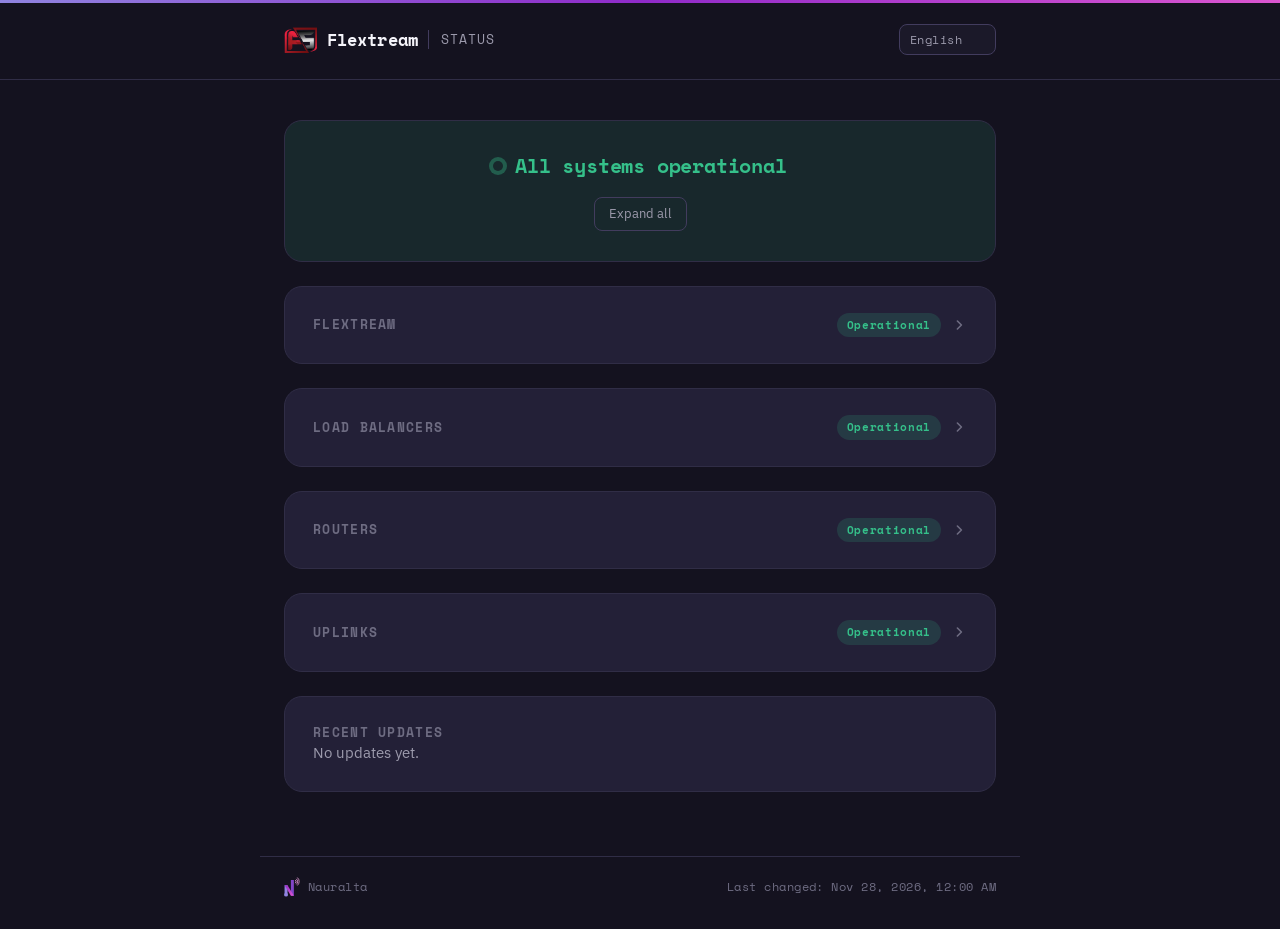
<file: index.html>
<!doctype html><html lang="en" class="no-i18n"><head><meta charset="utf-8"><meta name="viewport" content="width=device-width, initial-scale=1"><meta name="robots" content="index, follow"><title>Flextream</title><link rel="preconnect" href="https://fonts.googleapis.com"><link rel="preconnect" href="https://fonts.gstatic.com" crossorigin><link href="https://fonts.googleapis.com/css2?family=Space+Mono:wght@400;700&family=IBM+Plex+Sans:wght@400;500;600&display=swap" rel="stylesheet"><link rel="stylesheet" href="style.css"><noscript><style>html.no-i18n{visibility:visible}</style></noscript></head><body><header class="topbar"><div class="wrap topbar-inner"><div class="brand-group"><img class="logo-icon" alt="" src="[data-uri]"><span class="brand-name">Flextream</span><span class="brand-sub" data-i18n="brand.subtitle">Status</span></div><select id="lang-switch" class="lang-switch" aria-label="Language"></select></div></header><main class="wrap"><section class="hero hero-good"><div class="hero-status"><span class="hero-dot"></span><h1 data-i18n="hero.good">All systems operational</h1></div><button type="button" id="toggle-all-groups" class="hero-toggle-all" data-i18n="groups.expandAll">Expand all</button></section><section class="card group collapsed" data-group-id="4f434b17-e284-45f6-877b-3757118f8324"><button type="button" class="group-head" data-group-toggle><h2 class="group-title">Flextream</h2><span class="group-head-right"><span class="badge badge-good" data-i18n="state.operational">Operational</span><svg class="chevron" viewBox="0 0 20 20" fill="none" xmlns="http://www.w3.org/2000/svg" aria-hidden="true"><path d="M5 8l5 5 5-5" stroke="currentColor" stroke-width="2" stroke-linecap="round" stroke-linejoin="round"/></svg></span></button><div class="rows"><div class="row"><div class="row-top"><span class="row-name-group"><span class="dot dot-good"></span><span class="row-name">Shared Services</span><span class="sr-only" data-i18n="state.operational">Operational</span></span><span class="row-uptime uptime-good" data-i18n-template="history.uptime" data-value="98.764">98.764% uptime</span></div><div class="hbars"><span class="hbar hbar-nodata" tabindex="0" data-status="nodata" data-date="2026-08-30" data-down-seconds="0" data-degraded-seconds="0"></span><span class="hbar hbar-nodata" tabindex="0" data-status="nodata" data-date="2026-08-31" data-down-seconds="0" data-degraded-seconds="0"></span><span class="hbar hbar-nodata" tabindex="0" data-status="nodata" data-date="2026-09-01" data-down-seconds="0" data-degraded-seconds="0"></span><span class="hbar hbar-nodata" tabindex="0" data-status="nodata" data-date="2026-09-02" data-down-seconds="0" data-degraded-seconds="0"></span><span class="hbar hbar-nodata" tabindex="0" data-status="nodata" data-date="2026-09-03" data-down-seconds="0" data-degraded-seconds="0"></span><span class="hbar hbar-nodata" tabindex="0" data-status="nodata" data-date="2026-09-04" data-down-seconds="0" data-degraded-seconds="0"></span><span class="hbar hbar-nodata" tabindex="0" data-status="nodata" data-date="2026-09-05" data-down-seconds="0" data-degraded-seconds="0"></span><span class="hbar hbar-nodata" tabindex="0" data-status="nodata" data-date="2026-09-06" data-down-seconds="0" data-degraded-seconds="0"></span><span class="hbar hbar-nodata" tabindex="0" data-status="nodata" data-date="2026-09-07" data-down-seconds="0" data-degraded-seconds="0"></span><span class="hbar hbar-nodata" tabindex="0" data-status="nodata" data-date="2026-09-08" data-down-seconds="0" data-degraded-seconds="0"></span><span class="hbar hbar-operational" tabindex="0" data-status="operational" data-date="2026-09-09" data-down-seconds="0" data-degraded-seconds="0"></span><span class="hbar hbar-operational" tabindex="0" data-status="operational" data-date="2026-09-10" data-down-seconds="0" data-degraded-seconds="0"></span><span class="hbar hbar-operational" tabindex="0" data-status="operational" data-date="2026-09-11" data-down-seconds="0" data-degraded-seconds="0"></span><span class="hbar hbar-operational" tabindex="0" data-status="operational" data-date="2026-09-12" data-down-seconds="0" data-degraded-seconds="0"></span><span class="hbar hbar-operational" tabindex="0" data-status="operational" data-date="2026-09-13" data-down-seconds="0" data-degraded-seconds="0"></span><span class="hbar hbar-operational" tabindex="0" data-status="operational" data-date="2026-09-14" data-down-seconds="0" data-degraded-seconds="0"></span><span class="hbar hbar-operational" tabindex="0" data-status="operational" data-date="2026-09-15" data-down-seconds="0" data-degraded-seconds="0"></span><span class="hbar hbar-operational" tabindex="0" data-status="operational" data-date="2026-09-16" data-down-seconds="0" data-degraded-seconds="0"></span><span class="hbar hbar-operational" tabindex="0" data-status="operational" data-date="2026-09-17" data-down-seconds="0" data-degraded-seconds="0"></span><span class="hbar hbar-operational" tabindex="0" data-status="operational" data-date="2026-09-18" data-down-seconds="0" data-degraded-seconds="0"></span><span class="hbar hbar-operational" tabindex="0" data-status="operational" data-date="2026-09-19" data-down-seconds="0" data-degraded-seconds="0"></span><span class="hbar hbar-operational" tabindex="0" data-status="operational" data-date="2026-09-20" data-down-seconds="0" data-degraded-seconds="0"></span><span class="hbar hbar-operational" tabindex="0" data-status="operational" data-date="2026-09-21" data-down-seconds="0" data-degraded-seconds="0"></span><span class="hbar hbar-operational" tabindex="0" data-status="operational" data-date="2026-09-22" data-down-seconds="0" data-degraded-seconds="0"></span><span class="hbar hbar-operational" tabindex="0" data-status="operational" data-date="2026-09-23" data-down-seconds="0" data-degraded-seconds="0"></span><span class="hbar hbar-operational" tabindex="0" data-status="operational" data-date="2026-09-24" data-down-seconds="0" data-degraded-seconds="0"></span><span class="hbar hbar-operational" tabindex="0" data-status="operational" data-date="2026-09-25" data-down-seconds="0" data-degraded-seconds="0"></span><span class="hbar hbar-operational" tabindex="0" data-status="operational" data-date="2026-09-26" data-down-seconds="0" data-degraded-seconds="0"></span><span class="hbar hbar-operational" tabindex="0" data-status="operational" data-date="2026-09-27" data-down-seconds="0" data-degraded-seconds="0"></span><span class="hbar hbar-operational" tabindex="0" data-status="operational" data-date="2026-09-28" data-down-seconds="0" data-degraded-seconds="0"></span><span class="hbar hbar-operational" tabindex="0" data-status="operational" data-date="2026-09-29" data-down-seconds="0" data-degraded-seconds="0"></span><span class="hbar hbar-operational" tabindex="0" data-status="operational" data-date="2026-09-30" data-down-seconds="0" data-degraded-seconds="0"></span><span class="hbar hbar-operational" tabindex="0" data-status="operational" data-date="2026-10-01" data-down-seconds="0" data-degraded-seconds="0"></span><span class="hbar hbar-operational" tabindex="0" data-status="operational" data-date="2026-10-02" data-down-seconds="0" data-degraded-seconds="0"></span><span class="hbar hbar-operational" tabindex="0" data-status="operational" data-date="2026-10-03" data-down-seconds="0" data-degraded-seconds="0"></span><span class="hbar hbar-operational" tabindex="0" data-status="operational" data-date="2026-10-04" data-down-seconds="0" data-degraded-seconds="0"></span><span class="hbar hbar-operational" tabindex="0" data-status="operational" data-date="2026-10-05" data-down-seconds="0" data-degraded-seconds="0"></span><span class="hbar hbar-operational" tabindex="0" data-status="operational" data-date="2026-10-06" data-down-seconds="0" data-degraded-seconds="0"></span><span class="hbar hbar-operational" tabindex="0" data-status="operational" data-date="2026-10-07" data-down-seconds="0" data-degraded-seconds="0"></span><span class="hbar hbar-operational" tabindex="0" data-status="operational" data-date="2026-10-08" data-down-seconds="0" data-degraded-seconds="0"></span><span class="hbar hbar-operational" tabindex="0" data-status="operational" data-date="2026-10-09" data-down-seconds="0" data-degraded-seconds="0"></span><span class="hbar hbar-operational" tabindex="0" data-status="operational" data-date="2026-10-10" data-down-seconds="0" data-degraded-seconds="0"></span><span class="hbar hbar-operational" tabindex="0" data-status="operational" data-date="2026-10-11" data-down-seconds="0" data-degraded-seconds="0"></span><span class="hbar hbar-operational" tabindex="0" data-status="operational" data-date="2026-10-12" data-down-seconds="0" data-degraded-seconds="0"></span><span class="hbar hbar-operational" tabindex="0" data-status="operational" data-date="2026-10-13" data-down-seconds="0" data-degraded-seconds="0"></span><span class="hbar hbar-operational" tabindex="0" data-status="operational" data-date="2026-10-14" data-down-seconds="0" data-degraded-seconds="0"></span><span class="hbar hbar-operational" tabindex="0" data-status="operational" data-date="2026-10-15" data-down-seconds="0" data-degraded-seconds="0"></span><span class="hbar hbar-down" tabindex="0" data-status="down" data-date="2026-10-16" data-down-seconds="178.452" data-degraded-seconds="0"></span><span class="hbar hbar-operational" tabindex="0" data-status="operational" data-date="2026-10-17" data-down-seconds="0" data-degraded-seconds="0"></span><span class="hbar hbar-down" tabindex="0" data-status="down" data-date="2026-10-18" data-down-seconds="4532.811" data-degraded-seconds="0"></span><span class="hbar hbar-down" tabindex="0" data-status="down" data-date="2026-10-19" data-down-seconds="80244.859" data-degraded-seconds="0"></span><span class="hbar hbar-operational" tabindex="0" data-status="operational" data-date="2026-10-20" data-down-seconds="0" data-degraded-seconds="0"></span><span class="hbar hbar-operational" tabindex="0" data-status="operational" data-date="2026-10-21" data-down-seconds="0" data-degraded-seconds="0"></span><span class="hbar hbar-operational" tabindex="0" data-status="operational" data-date="2026-10-22" data-down-seconds="0" data-degraded-seconds="0"></span><span class="hbar hbar-operational" tabindex="0" data-status="operational" data-date="2026-10-23" data-down-seconds="0" data-degraded-seconds="0"></span><span class="hbar hbar-operational" tabindex="0" data-status="operational" data-date="2026-10-24" data-down-seconds="0" data-degraded-seconds="0"></span><span class="hbar hbar-operational" tabindex="0" data-status="operational" data-date="2026-10-25" data-down-seconds="0" data-degraded-seconds="0"></span><span class="hbar hbar-operational" tabindex="0" data-status="operational" data-date="2026-10-26" data-down-seconds="0" data-degraded-seconds="0"></span><span class="hbar hbar-operational" tabindex="0" data-status="operational" data-date="2026-10-27" data-down-seconds="0" data-degraded-seconds="0"></span><span class="hbar hbar-operational" tabindex="0" data-status="operational" data-date="2026-10-28" data-down-seconds="0" data-degraded-seconds="0"></span><span class="hbar hbar-operational" tabindex="0" data-status="operational" data-date="2026-10-29" data-down-seconds="0" data-degraded-seconds="0"></span><span class="hbar hbar-operational" tabindex="0" data-status="operational" data-date="2026-10-30" data-down-seconds="0" data-degraded-seconds="0"></span><span class="hbar hbar-operational" tabindex="0" data-status="operational" data-date="2026-10-31" data-down-seconds="0" data-degraded-seconds="0"></span><span class="hbar hbar-operational" tabindex="0" data-status="operational" data-date="2026-11-01" data-down-seconds="0" data-degraded-seconds="0"></span><span class="hbar hbar-operational" tabindex="0" data-status="operational" data-date="2026-11-02" data-down-seconds="0" data-degraded-seconds="0"></span><span class="hbar hbar-operational" tabindex="0" data-status="operational" data-date="2026-11-03" data-down-seconds="0" data-degraded-seconds="0"></span><span class="hbar hbar-operational" tabindex="0" data-status="operational" data-date="2026-11-04" data-down-seconds="0" data-degraded-seconds="0"></span><span class="hbar hbar-operational" tabindex="0" data-status="operational" data-date="2026-11-05" data-down-seconds="0" data-degraded-seconds="0"></span><span class="hbar hbar-operational" tabindex="0" data-status="operational" data-date="2026-11-06" data-down-seconds="0" data-degraded-seconds="0"></span><span class="hbar hbar-operational" tabindex="0" data-status="operational" data-date="2026-11-07" data-down-seconds="0" data-degraded-seconds="0"></span><span class="hbar hbar-operational" tabindex="0" data-status="operational" data-date="2026-11-08" data-down-seconds="0" data-degraded-seconds="0"></span><span class="hbar hbar-operational" tabindex="0" data-status="operational" data-date="2026-11-09" data-down-seconds="0" data-degraded-seconds="0"></span><span class="hbar hbar-operational" tabindex="0" data-status="operational" data-date="2026-11-10" data-down-seconds="0" data-degraded-seconds="0"></span><span class="hbar hbar-operational" tabindex="0" data-status="operational" data-date="2026-11-11" data-down-seconds="0" data-degraded-seconds="0"></span><span class="hbar hbar-operational" tabindex="0" data-status="operational" data-date="2026-11-12" data-down-seconds="0" data-degraded-seconds="0"></span><span class="hbar hbar-operational" tabindex="0" data-status="operational" data-date="2026-11-13" data-down-seconds="0" data-degraded-seconds="0"></span><span class="hbar hbar-operational" tabindex="0" data-status="operational" data-date="2026-11-14" data-down-seconds="0" data-degraded-seconds="0"></span><span class="hbar hbar-operational" tabindex="0" data-status="operational" data-date="2026-11-15" data-down-seconds="0" data-degraded-seconds="0"></span><span class="hbar hbar-operational" tabindex="0" data-status="operational" data-date="2026-11-16" data-down-seconds="0" data-degraded-seconds="0"></span><span class="hbar hbar-operational" tabindex="0" data-status="operational" data-date="2026-11-17" data-down-seconds="0" data-degraded-seconds="0"></span><span class="hbar hbar-operational" tabindex="0" data-status="operational" data-date="2026-11-18" data-down-seconds="0" data-degraded-seconds="0"></span><span class="hbar hbar-operational" tabindex="0" data-status="operational" data-date="2026-11-19" data-down-seconds="0" data-degraded-seconds="0"></span><span class="hbar hbar-operational" tabindex="0" data-status="operational" data-date="2026-11-20" data-down-seconds="0" data-degraded-seconds="0"></span><span class="hbar hbar-operational" tabindex="0" data-status="operational" data-date="2026-11-21" data-down-seconds="0" data-degraded-seconds="0"></span><span class="hbar hbar-operational" tabindex="0" data-status="operational" data-date="2026-11-22" data-down-seconds="0" data-degraded-seconds="0"></span><span class="hbar hbar-operational" tabindex="0" data-status="operational" data-date="2026-11-23" data-down-seconds="0" data-degraded-seconds="0"></span><span class="hbar hbar-operational" tabindex="0" data-status="operational" data-date="2026-11-24" data-down-seconds="0" data-degraded-seconds="0"></span><span class="hbar hbar-operational" tabindex="0" data-status="operational" data-date="2026-11-25" data-down-seconds="0" data-degraded-seconds="0"></span><span class="hbar hbar-operational" tabindex="0" data-status="operational" data-date="2026-11-26" data-down-seconds="0" data-degraded-seconds="0"></span><span class="hbar hbar-operational" tabindex="0" data-status="operational" data-date="2026-11-27" data-down-seconds="0" data-degraded-seconds="0"></span><span class="hbar hbar-operational" tabindex="0" data-status="operational" data-date="2026-11-28" data-down-seconds="0" data-degraded-seconds="0"></span></div><div class="row-dates"><span class="days-full" data-i18n-template="history.daysAgo" data-value="90">90 days ago</span><span class="days-mobile" data-i18n-template="history.daysAgo" data-value="30">30 days ago</span><span data-i18n="history.today">Today</span></div></div><div class="row"><div class="row-top"><span class="row-name-group"><span class="dot dot-good"></span><span class="row-name">Beta</span><span class="sr-only" data-i18n="state.operational">Operational</span></span><span class="row-uptime uptime-good" data-i18n-template="history.uptime" data-value="100">100% uptime</span></div><div class="hbars"><span class="hbar hbar-nodata" tabindex="0" data-status="nodata" data-date="2026-08-30" data-down-seconds="0" data-degraded-seconds="0"></span><span class="hbar hbar-nodata" tabindex="0" data-status="nodata" data-date="2026-08-31" data-down-seconds="0" data-degraded-seconds="0"></span><span class="hbar hbar-nodata" tabindex="0" data-status="nodata" data-date="2026-09-01" data-down-seconds="0" data-degraded-seconds="0"></span><span class="hbar hbar-nodata" tabindex="0" data-status="nodata" data-date="2026-09-02" data-down-seconds="0" data-degraded-seconds="0"></span><span class="hbar hbar-nodata" tabindex="0" data-status="nodata" data-date="2026-09-03" data-down-seconds="0" data-degraded-seconds="0"></span><span class="hbar hbar-nodata" tabindex="0" data-status="nodata" data-date="2026-09-04" data-down-seconds="0" data-degraded-seconds="0"></span><span class="hbar hbar-nodata" tabindex="0" data-status="nodata" data-date="2026-09-05" data-down-seconds="0" data-degraded-seconds="0"></span><span class="hbar hbar-nodata" tabindex="0" data-status="nodata" data-date="2026-09-06" data-down-seconds="0" data-degraded-seconds="0"></span><span class="hbar hbar-nodata" tabindex="0" data-status="nodata" data-date="2026-09-07" data-down-seconds="0" data-degraded-seconds="0"></span><span class="hbar hbar-nodata" tabindex="0" data-status="nodata" data-date="2026-09-08" data-down-seconds="0" data-degraded-seconds="0"></span><span class="hbar hbar-operational" tabindex="0" data-status="operational" data-date="2026-09-09" data-down-seconds="0" data-degraded-seconds="0"></span><span class="hbar hbar-operational" tabindex="0" data-status="operational" data-date="2026-09-10" data-down-seconds="0" data-degraded-seconds="0"></span><span class="hbar hbar-operational" tabindex="0" data-status="operational" data-date="2026-09-11" data-down-seconds="0" data-degraded-seconds="0"></span><span class="hbar hbar-operational" tabindex="0" data-status="operational" data-date="2026-09-12" data-down-seconds="0" data-degraded-seconds="0"></span><span class="hbar hbar-operational" tabindex="0" data-status="operational" data-date="2026-09-13" data-down-seconds="0" data-degraded-seconds="0"></span><span class="hbar hbar-operational" tabindex="0" data-status="operational" data-date="2026-09-14" data-down-seconds="0" data-degraded-seconds="0"></span><span class="hbar hbar-operational" tabindex="0" data-status="operational" data-date="2026-09-15" data-down-seconds="0" data-degraded-seconds="0"></span><span class="hbar hbar-operational" tabindex="0" data-status="operational" data-date="2026-09-16" data-down-seconds="0" data-degraded-seconds="0"></span><span class="hbar hbar-operational" tabindex="0" data-status="operational" data-date="2026-09-17" data-down-seconds="0" data-degraded-seconds="0"></span><span class="hbar hbar-operational" tabindex="0" data-status="operational" data-date="2026-09-18" data-down-seconds="0" data-degraded-seconds="0"></span><span class="hbar hbar-operational" tabindex="0" data-status="operational" data-date="2026-09-19" data-down-seconds="0" data-degraded-seconds="0"></span><span class="hbar hbar-operational" tabindex="0" data-status="operational" data-date="2026-09-20" data-down-seconds="0" data-degraded-seconds="0"></span><span class="hbar hbar-operational" tabindex="0" data-status="operational" data-date="2026-09-21" data-down-seconds="0" data-degraded-seconds="0"></span><span class="hbar hbar-operational" tabindex="0" data-status="operational" data-date="2026-09-22" data-down-seconds="0" data-degraded-seconds="0"></span><span class="hbar hbar-operational" tabindex="0" data-status="operational" data-date="2026-09-23" data-down-seconds="0" data-degraded-seconds="0"></span><span class="hbar hbar-operational" tabindex="0" data-status="operational" data-date="2026-09-24" data-down-seconds="0" data-degraded-seconds="0"></span><span class="hbar hbar-operational" tabindex="0" data-status="operational" data-date="2026-09-25" data-down-seconds="0" data-degraded-seconds="0"></span><span class="hbar hbar-operational" tabindex="0" data-status="operational" data-date="2026-09-26" data-down-seconds="0" data-degraded-seconds="0"></span><span class="hbar hbar-operational" tabindex="0" data-status="operational" data-date="2026-09-27" data-down-seconds="0" data-degraded-seconds="0"></span><span class="hbar hbar-operational" tabindex="0" data-status="operational" data-date="2026-09-28" data-down-seconds="0" data-degraded-seconds="0"></span><span class="hbar hbar-operational" tabindex="0" data-status="operational" data-date="2026-09-29" data-down-seconds="0" data-degraded-seconds="0"></span><span class="hbar hbar-operational" tabindex="0" data-status="operational" data-date="2026-09-30" data-down-seconds="0" data-degraded-seconds="0"></span><span class="hbar hbar-operational" tabindex="0" data-status="operational" data-date="2026-10-01" data-down-seconds="0" data-degraded-seconds="0"></span><span class="hbar hbar-operational" tabindex="0" data-status="operational" data-date="2026-10-02" data-down-seconds="0" data-degraded-seconds="0"></span><span class="hbar hbar-operational" tabindex="0" data-status="operational" data-date="2026-10-03" data-down-seconds="0" data-degraded-seconds="0"></span><span class="hbar hbar-operational" tabindex="0" data-status="operational" data-date="2026-10-04" data-down-seconds="0" data-degraded-seconds="0"></span><span class="hbar hbar-operational" tabindex="0" data-status="operational" data-date="2026-10-05" data-down-seconds="0" data-degraded-seconds="0"></span><span class="hbar hbar-operational" tabindex="0" data-status="operational" data-date="2026-10-06" data-down-seconds="0" data-degraded-seconds="0"></span><span class="hbar hbar-operational" tabindex="0" data-status="operational" data-date="2026-10-07" data-down-seconds="0" data-degraded-seconds="0"></span><span class="hbar hbar-operational" tabindex="0" data-status="operational" data-date="2026-10-08" data-down-seconds="0" data-degraded-seconds="0"></span><span class="hbar hbar-operational" tabindex="0" data-status="operational" data-date="2026-10-09" data-down-seconds="0" data-degraded-seconds="0"></span><span class="hbar hbar-operational" tabindex="0" data-status="operational" data-date="2026-10-10" data-down-seconds="0" data-degraded-seconds="0"></span><span class="hbar hbar-operational" tabindex="0" data-status="operational" data-date="2026-10-11" data-down-seconds="0" data-degraded-seconds="0"></span><span class="hbar hbar-operational" tabindex="0" data-status="operational" data-date="2026-10-12" data-down-seconds="0" data-degraded-seconds="0"></span><span class="hbar hbar-operational" tabindex="0" data-status="operational" data-date="2026-10-13" data-down-seconds="0" data-degraded-seconds="0"></span><span class="hbar hbar-operational" tabindex="0" data-status="operational" data-date="2026-10-14" data-down-seconds="0" data-degraded-seconds="0"></span><span class="hbar hbar-operational" tabindex="0" data-status="operational" data-date="2026-10-15" data-down-seconds="0" data-degraded-seconds="0"></span><span class="hbar hbar-operational" tabindex="0" data-status="operational" data-date="2026-10-16" data-down-seconds="0" data-degraded-seconds="0"></span><span class="hbar hbar-operational" tabindex="0" data-status="operational" data-date="2026-10-17" data-down-seconds="0" data-degraded-seconds="0"></span><span class="hbar hbar-operational" tabindex="0" data-status="operational" data-date="2026-10-18" data-down-seconds="0" data-degraded-seconds="0"></span><span class="hbar hbar-operational" tabindex="0" data-status="operational" data-date="2026-10-19" data-down-seconds="0" data-degraded-seconds="0"></span><span class="hbar hbar-operational" tabindex="0" data-status="operational" data-date="2026-10-20" data-down-seconds="0" data-degraded-seconds="0"></span><span class="hbar hbar-operational" tabindex="0" data-status="operational" data-date="2026-10-21" data-down-seconds="0" data-degraded-seconds="0"></span><span class="hbar hbar-operational" tabindex="0" data-status="operational" data-date="2026-10-22" data-down-seconds="0" data-degraded-seconds="0"></span><span class="hbar hbar-operational" tabindex="0" data-status="operational" data-date="2026-10-23" data-down-seconds="0" data-degraded-seconds="0"></span><span class="hbar hbar-operational" tabindex="0" data-status="operational" data-date="2026-10-24" data-down-seconds="0" data-degraded-seconds="0"></span><span class="hbar hbar-operational" tabindex="0" data-status="operational" data-date="2026-10-25" data-down-seconds="0" data-degraded-seconds="0"></span><span class="hbar hbar-operational" tabindex="0" data-status="operational" data-date="2026-10-26" data-down-seconds="0" data-degraded-seconds="0"></span><span class="hbar hbar-operational" tabindex="0" data-status="operational" data-date="2026-10-27" data-down-seconds="0" data-degraded-seconds="0"></span><span class="hbar hbar-operational" tabindex="0" data-status="operational" data-date="2026-10-28" data-down-seconds="0" data-degraded-seconds="0"></span><span class="hbar hbar-operational" tabindex="0" data-status="operational" data-date="2026-10-29" data-down-seconds="0" data-degraded-seconds="0"></span><span class="hbar hbar-operational" tabindex="0" data-status="operational" data-date="2026-10-30" data-down-seconds="0" data-degraded-seconds="0"></span><span class="hbar hbar-operational" tabindex="0" data-status="operational" data-date="2026-10-31" data-down-seconds="0" data-degraded-seconds="0"></span><span class="hbar hbar-operational" tabindex="0" data-status="operational" data-date="2026-11-01" data-down-seconds="0" data-degraded-seconds="0"></span><span class="hbar hbar-operational" tabindex="0" data-status="operational" data-date="2026-11-02" data-down-seconds="0" data-degraded-seconds="0"></span><span class="hbar hbar-operational" tabindex="0" data-status="operational" data-date="2026-11-03" data-down-seconds="0" data-degraded-seconds="0"></span><span class="hbar hbar-operational" tabindex="0" data-status="operational" data-date="2026-11-04" data-down-seconds="0" data-degraded-seconds="0"></span><span class="hbar hbar-operational" tabindex="0" data-status="operational" data-date="2026-11-05" data-down-seconds="0" data-degraded-seconds="0"></span><span class="hbar hbar-operational" tabindex="0" data-status="operational" data-date="2026-11-06" data-down-seconds="0" data-degraded-seconds="0"></span><span class="hbar hbar-operational" tabindex="0" data-status="operational" data-date="2026-11-07" data-down-seconds="0" data-degraded-seconds="0"></span><span class="hbar hbar-operational" tabindex="0" data-status="operational" data-date="2026-11-08" data-down-seconds="0" data-degraded-seconds="0"></span><span class="hbar hbar-operational" tabindex="0" data-status="operational" data-date="2026-11-09" data-down-seconds="0" data-degraded-seconds="0"></span><span class="hbar hbar-operational" tabindex="0" data-status="operational" data-date="2026-11-10" data-down-seconds="0" data-degraded-seconds="0"></span><span class="hbar hbar-operational" tabindex="0" data-status="operational" data-date="2026-11-11" data-down-seconds="0" data-degraded-seconds="0"></span><span class="hbar hbar-operational" tabindex="0" data-status="operational" data-date="2026-11-12" data-down-seconds="0" data-degraded-seconds="0"></span><span class="hbar hbar-operational" tabindex="0" data-status="operational" data-date="2026-11-13" data-down-seconds="0" data-degraded-seconds="0"></span><span class="hbar hbar-operational" tabindex="0" data-status="operational" data-date="2026-11-14" data-down-seconds="0" data-degraded-seconds="0"></span><span class="hbar hbar-operational" tabindex="0" data-status="operational" data-date="2026-11-15" data-down-seconds="0" data-degraded-seconds="0"></span><span class="hbar hbar-operational" tabindex="0" data-status="operational" data-date="2026-11-16" data-down-seconds="0" data-degraded-seconds="0"></span><span class="hbar hbar-operational" tabindex="0" data-status="operational" data-date="2026-11-17" data-down-seconds="0" data-degraded-seconds="0"></span><span class="hbar hbar-operational" tabindex="0" data-status="operational" data-date="2026-11-18" data-down-seconds="0" data-degraded-seconds="0"></span><span class="hbar hbar-operational" tabindex="0" data-status="operational" data-date="2026-11-19" data-down-seconds="0" data-degraded-seconds="0"></span><span class="hbar hbar-operational" tabindex="0" data-status="operational" data-date="2026-11-20" data-down-seconds="0" data-degraded-seconds="0"></span><span class="hbar hbar-operational" tabindex="0" data-status="operational" data-date="2026-11-21" data-down-seconds="0" data-degraded-seconds="0"></span><span class="hbar hbar-operational" tabindex="0" data-status="operational" data-date="2026-11-22" data-down-seconds="0" data-degraded-seconds="0"></span><span class="hbar hbar-operational" tabindex="0" data-status="operational" data-date="2026-11-23" data-down-seconds="0" data-degraded-seconds="0"></span><span class="hbar hbar-operational" tabindex="0" data-status="operational" data-date="2026-11-24" data-down-seconds="0" data-degraded-seconds="0"></span><span class="hbar hbar-operational" tabindex="0" data-status="operational" data-date="2026-11-25" data-down-seconds="0" data-degraded-seconds="0"></span><span class="hbar hbar-operational" tabindex="0" data-status="operational" data-date="2026-11-26" data-down-seconds="0" data-degraded-seconds="0"></span><span class="hbar hbar-operational" tabindex="0" data-status="operational" data-date="2026-11-27" data-down-seconds="0" data-degraded-seconds="0"></span><span class="hbar hbar-operational" tabindex="0" data-status="operational" data-date="2026-11-28" data-down-seconds="0" data-degraded-seconds="0"></span></div><div class="row-dates"><span class="days-full" data-i18n-template="history.daysAgo" data-value="90">90 days ago</span><span class="days-mobile" data-i18n-template="history.daysAgo" data-value="30">30 days ago</span><span data-i18n="history.today">Today</span></div></div></div></section><section class="card group collapsed" data-group-id="c64dd9c5-14b5-45bf-860f-13e2bdd14dba"><button type="button" class="group-head" data-group-toggle><h2 class="group-title">Load Balancers</h2><span class="group-head-right"><span class="badge badge-good" data-i18n="state.operational">Operational</span><svg class="chevron" viewBox="0 0 20 20" fill="none" xmlns="http://www.w3.org/2000/svg" aria-hidden="true"><path d="M5 8l5 5 5-5" stroke="currentColor" stroke-width="2" stroke-linecap="round" stroke-linejoin="round"/></svg></span></button><div class="rows"><div class="row"><div class="row-top"><span class="row-name-group"><span class="dot dot-good"></span><span class="row-name">lb01 - HTTPS</span><span class="sr-only" data-i18n="state.operational">Operational</span></span><span class="row-uptime uptime-good" data-i18n-template="history.uptime" data-value="100">100% uptime</span></div><div class="hbars"><span class="hbar hbar-nodata" tabindex="0" data-status="nodata" data-date="2026-08-30" data-down-seconds="0" data-degraded-seconds="0"></span><span class="hbar hbar-nodata" tabindex="0" data-status="nodata" data-date="2026-08-31" data-down-seconds="0" data-degraded-seconds="0"></span><span class="hbar hbar-nodata" tabindex="0" data-status="nodata" data-date="2026-09-01" data-down-seconds="0" data-degraded-seconds="0"></span><span class="hbar hbar-nodata" tabindex="0" data-status="nodata" data-date="2026-09-02" data-down-seconds="0" data-degraded-seconds="0"></span><span class="hbar hbar-nodata" tabindex="0" data-status="nodata" data-date="2026-09-03" data-down-seconds="0" data-degraded-seconds="0"></span><span class="hbar hbar-nodata" tabindex="0" data-status="nodata" data-date="2026-09-04" data-down-seconds="0" data-degraded-seconds="0"></span><span class="hbar hbar-nodata" tabindex="0" data-status="nodata" data-date="2026-09-05" data-down-seconds="0" data-degraded-seconds="0"></span><span class="hbar hbar-operational" tabindex="0" data-status="operational" data-date="2026-09-06" data-down-seconds="0" data-degraded-seconds="0"></span><span class="hbar hbar-operational" tabindex="0" data-status="operational" data-date="2026-09-07" data-down-seconds="0" data-degraded-seconds="0"></span><span class="hbar hbar-operational" tabindex="0" data-status="operational" data-date="2026-09-08" data-down-seconds="0" data-degraded-seconds="0"></span><span class="hbar hbar-operational" tabindex="0" data-status="operational" data-date="2026-09-09" data-down-seconds="0" data-degraded-seconds="0"></span><span class="hbar hbar-operational" tabindex="0" data-status="operational" data-date="2026-09-10" data-down-seconds="0" data-degraded-seconds="0"></span><span class="hbar hbar-operational" tabindex="0" data-status="operational" data-date="2026-09-11" data-down-seconds="0" data-degraded-seconds="0"></span><span class="hbar hbar-operational" tabindex="0" data-status="operational" data-date="2026-09-12" data-down-seconds="0" data-degraded-seconds="0"></span><span class="hbar hbar-operational" tabindex="0" data-status="operational" data-date="2026-09-13" data-down-seconds="0" data-degraded-seconds="0"></span><span class="hbar hbar-operational" tabindex="0" data-status="operational" data-date="2026-09-14" data-down-seconds="0" data-degraded-seconds="0"></span><span class="hbar hbar-operational" tabindex="0" data-status="operational" data-date="2026-09-15" data-down-seconds="0" data-degraded-seconds="0"></span><span class="hbar hbar-operational" tabindex="0" data-status="operational" data-date="2026-09-16" data-down-seconds="0" data-degraded-seconds="0"></span><span class="hbar hbar-operational" tabindex="0" data-status="operational" data-date="2026-09-17" data-down-seconds="0" data-degraded-seconds="0"></span><span class="hbar hbar-operational" tabindex="0" data-status="operational" data-date="2026-09-18" data-down-seconds="0" data-degraded-seconds="0"></span><span class="hbar hbar-operational" tabindex="0" data-status="operational" data-date="2026-09-19" data-down-seconds="0" data-degraded-seconds="0"></span><span class="hbar hbar-operational" tabindex="0" data-status="operational" data-date="2026-09-20" data-down-seconds="0" data-degraded-seconds="0"></span><span class="hbar hbar-operational" tabindex="0" data-status="operational" data-date="2026-09-21" data-down-seconds="0" data-degraded-seconds="0"></span><span class="hbar hbar-operational" tabindex="0" data-status="operational" data-date="2026-09-22" data-down-seconds="0" data-degraded-seconds="0"></span><span class="hbar hbar-operational" tabindex="0" data-status="operational" data-date="2026-09-23" data-down-seconds="0" data-degraded-seconds="0"></span><span class="hbar hbar-operational" tabindex="0" data-status="operational" data-date="2026-09-24" data-down-seconds="0" data-degraded-seconds="0"></span><span class="hbar hbar-operational" tabindex="0" data-status="operational" data-date="2026-09-25" data-down-seconds="0" data-degraded-seconds="0"></span><span class="hbar hbar-operational" tabindex="0" data-status="operational" data-date="2026-09-26" data-down-seconds="0" data-degraded-seconds="0"></span><span class="hbar hbar-operational" tabindex="0" data-status="operational" data-date="2026-09-27" data-down-seconds="0" data-degraded-seconds="0"></span><span class="hbar hbar-operational" tabindex="0" data-status="operational" data-date="2026-09-28" data-down-seconds="0" data-degraded-seconds="0"></span><span class="hbar hbar-operational" tabindex="0" data-status="operational" data-date="2026-09-29" data-down-seconds="0" data-degraded-seconds="0"></span><span class="hbar hbar-operational" tabindex="0" data-status="operational" data-date="2026-09-30" data-down-seconds="0" data-degraded-seconds="0"></span><span class="hbar hbar-operational" tabindex="0" data-status="operational" data-date="2026-10-01" data-down-seconds="0" data-degraded-seconds="0"></span><span class="hbar hbar-operational" tabindex="0" data-status="operational" data-date="2026-10-02" data-down-seconds="0" data-degraded-seconds="0"></span><span class="hbar hbar-operational" tabindex="0" data-status="operational" data-date="2026-10-03" data-down-seconds="0" data-degraded-seconds="0"></span><span class="hbar hbar-operational" tabindex="0" data-status="operational" data-date="2026-10-04" data-down-seconds="0" data-degraded-seconds="0"></span><span class="hbar hbar-operational" tabindex="0" data-status="operational" data-date="2026-10-05" data-down-seconds="0" data-degraded-seconds="0"></span><span class="hbar hbar-operational" tabindex="0" data-status="operational" data-date="2026-10-06" data-down-seconds="0" data-degraded-seconds="0"></span><span class="hbar hbar-operational" tabindex="0" data-status="operational" data-date="2026-10-07" data-down-seconds="0" data-degraded-seconds="0"></span><span class="hbar hbar-operational" tabindex="0" data-status="operational" data-date="2026-10-08" data-down-seconds="0" data-degraded-seconds="0"></span><span class="hbar hbar-operational" tabindex="0" data-status="operational" data-date="2026-10-09" data-down-seconds="0" data-degraded-seconds="0"></span><span class="hbar hbar-operational" tabindex="0" data-status="operational" data-date="2026-10-10" data-down-seconds="0" data-degraded-seconds="0"></span><span class="hbar hbar-operational" tabindex="0" data-status="operational" data-date="2026-10-11" data-down-seconds="0" data-degraded-seconds="0"></span><span class="hbar hbar-operational" tabindex="0" data-status="operational" data-date="2026-10-12" data-down-seconds="0" data-degraded-seconds="0"></span><span class="hbar hbar-operational" tabindex="0" data-status="operational" data-date="2026-10-13" data-down-seconds="0" data-degraded-seconds="0"></span><span class="hbar hbar-operational" tabindex="0" data-status="operational" data-date="2026-10-14" data-down-seconds="0" data-degraded-seconds="0"></span><span class="hbar hbar-operational" tabindex="0" data-status="operational" data-date="2026-10-15" data-down-seconds="0" data-degraded-seconds="0"></span><span class="hbar hbar-operational" tabindex="0" data-status="operational" data-date="2026-10-16" data-down-seconds="0" data-degraded-seconds="0"></span><span class="hbar hbar-operational" tabindex="0" data-status="operational" data-date="2026-10-17" data-down-seconds="0" data-degraded-seconds="0"></span><span class="hbar hbar-operational" tabindex="0" data-status="operational" data-date="2026-10-18" data-down-seconds="0" data-degraded-seconds="0"></span><span class="hbar hbar-operational" tabindex="0" data-status="operational" data-date="2026-10-19" data-down-seconds="0" data-degraded-seconds="0"></span><span class="hbar hbar-operational" tabindex="0" data-status="operational" data-date="2026-10-20" data-down-seconds="0" data-degraded-seconds="0"></span><span class="hbar hbar-operational" tabindex="0" data-status="operational" data-date="2026-10-21" data-down-seconds="0" data-degraded-seconds="0"></span><span class="hbar hbar-operational" tabindex="0" data-status="operational" data-date="2026-10-22" data-down-seconds="0" data-degraded-seconds="0"></span><span class="hbar hbar-operational" tabindex="0" data-status="operational" data-date="2026-10-23" data-down-seconds="0" data-degraded-seconds="0"></span><span class="hbar hbar-operational" tabindex="0" data-status="operational" data-date="2026-10-24" data-down-seconds="0" data-degraded-seconds="0"></span><span class="hbar hbar-operational" tabindex="0" data-status="operational" data-date="2026-10-25" data-down-seconds="0" data-degraded-seconds="0"></span><span class="hbar hbar-operational" tabindex="0" data-status="operational" data-date="2026-10-26" data-down-seconds="0" data-degraded-seconds="0"></span><span class="hbar hbar-operational" tabindex="0" data-status="operational" data-date="2026-10-27" data-down-seconds="0" data-degraded-seconds="0"></span><span class="hbar hbar-operational" tabindex="0" data-status="operational" data-date="2026-10-28" data-down-seconds="0" data-degraded-seconds="0"></span><span class="hbar hbar-operational" tabindex="0" data-status="operational" data-date="2026-10-29" data-down-seconds="0" data-degraded-seconds="0"></span><span class="hbar hbar-operational" tabindex="0" data-status="operational" data-date="2026-10-30" data-down-seconds="0" data-degraded-seconds="0"></span><span class="hbar hbar-operational" tabindex="0" data-status="operational" data-date="2026-10-31" data-down-seconds="0" data-degraded-seconds="0"></span><span class="hbar hbar-operational" tabindex="0" data-status="operational" data-date="2026-11-01" data-down-seconds="0" data-degraded-seconds="0"></span><span class="hbar hbar-operational" tabindex="0" data-status="operational" data-date="2026-11-02" data-down-seconds="0" data-degraded-seconds="0"></span><span class="hbar hbar-operational" tabindex="0" data-status="operational" data-date="2026-11-03" data-down-seconds="0" data-degraded-seconds="0"></span><span class="hbar hbar-operational" tabindex="0" data-status="operational" data-date="2026-11-04" data-down-seconds="0" data-degraded-seconds="0"></span><span class="hbar hbar-operational" tabindex="0" data-status="operational" data-date="2026-11-05" data-down-seconds="0" data-degraded-seconds="0"></span><span class="hbar hbar-operational" tabindex="0" data-status="operational" data-date="2026-11-06" data-down-seconds="0" data-degraded-seconds="0"></span><span class="hbar hbar-operational" tabindex="0" data-status="operational" data-date="2026-11-07" data-down-seconds="0" data-degraded-seconds="0"></span><span class="hbar hbar-operational" tabindex="0" data-status="operational" data-date="2026-11-08" data-down-seconds="0" data-degraded-seconds="0"></span><span class="hbar hbar-operational" tabindex="0" data-status="operational" data-date="2026-11-09" data-down-seconds="0" data-degraded-seconds="0"></span><span class="hbar hbar-operational" tabindex="0" data-status="operational" data-date="2026-11-10" data-down-seconds="0" data-degraded-seconds="0"></span><span class="hbar hbar-operational" tabindex="0" data-status="operational" data-date="2026-11-11" data-down-seconds="0" data-degraded-seconds="0"></span><span class="hbar hbar-operational" tabindex="0" data-status="operational" data-date="2026-11-12" data-down-seconds="0" data-degraded-seconds="0"></span><span class="hbar hbar-operational" tabindex="0" data-status="operational" data-date="2026-11-13" data-down-seconds="0" data-degraded-seconds="0"></span><span class="hbar hbar-operational" tabindex="0" data-status="operational" data-date="2026-11-14" data-down-seconds="0" data-degraded-seconds="0"></span><span class="hbar hbar-operational" tabindex="0" data-status="operational" data-date="2026-11-15" data-down-seconds="0" data-degraded-seconds="0"></span><span class="hbar hbar-operational" tabindex="0" data-status="operational" data-date="2026-11-16" data-down-seconds="0" data-degraded-seconds="0"></span><span class="hbar hbar-operational" tabindex="0" data-status="operational" data-date="2026-11-17" data-down-seconds="0" data-degraded-seconds="0"></span><span class="hbar hbar-operational" tabindex="0" data-status="operational" data-date="2026-11-18" data-down-seconds="0" data-degraded-seconds="0"></span><span class="hbar hbar-operational" tabindex="0" data-status="operational" data-date="2026-11-19" data-down-seconds="0" data-degraded-seconds="0"></span><span class="hbar hbar-operational" tabindex="0" data-status="operational" data-date="2026-11-20" data-down-seconds="0" data-degraded-seconds="0"></span><span class="hbar hbar-operational" tabindex="0" data-status="operational" data-date="2026-11-21" data-down-seconds="0" data-degraded-seconds="0"></span><span class="hbar hbar-operational" tabindex="0" data-status="operational" data-date="2026-11-22" data-down-seconds="0" data-degraded-seconds="0"></span><span class="hbar hbar-operational" tabindex="0" data-status="operational" data-date="2026-11-23" data-down-seconds="0" data-degraded-seconds="0"></span><span class="hbar hbar-operational" tabindex="0" data-status="operational" data-date="2026-11-24" data-down-seconds="0" data-degraded-seconds="0"></span><span class="hbar hbar-operational" tabindex="0" data-status="operational" data-date="2026-11-25" data-down-seconds="0" data-degraded-seconds="0"></span><span class="hbar hbar-operational" tabindex="0" data-status="operational" data-date="2026-11-26" data-down-seconds="0" data-degraded-seconds="0"></span><span class="hbar hbar-operational" tabindex="0" data-status="operational" data-date="2026-11-27" data-down-seconds="0" data-degraded-seconds="0"></span><span class="hbar hbar-operational" tabindex="0" data-status="operational" data-date="2026-11-28" data-down-seconds="0" data-degraded-seconds="0"></span></div><div class="row-dates"><span class="days-full" data-i18n-template="history.daysAgo" data-value="90">90 days ago</span><span class="days-mobile" data-i18n-template="history.daysAgo" data-value="30">30 days ago</span><span data-i18n="history.today">Today</span></div></div></div></section><section class="card group collapsed" data-group-id="a6f57195-0992-42cc-b8a1-d68f53ce2835"><button type="button" class="group-head" data-group-toggle><h2 class="group-title">Routers</h2><span class="group-head-right"><span class="badge badge-good" data-i18n="state.operational">Operational</span><svg class="chevron" viewBox="0 0 20 20" fill="none" xmlns="http://www.w3.org/2000/svg" aria-hidden="true"><path d="M5 8l5 5 5-5" stroke="currentColor" stroke-width="2" stroke-linecap="round" stroke-linejoin="round"/></svg></span></button><div class="rows"><div class="row"><div class="row-top"><span class="row-name-group"><span class="dot dot-good"></span><span class="row-name">rtr01.hen1</span><span class="sr-only" data-i18n="state.operational">Operational</span></span><span class="row-uptime uptime-good" data-i18n-template="history.uptime" data-value="100">100% uptime</span></div><div class="hbars"><span class="hbar hbar-nodata" tabindex="0" data-status="nodata" data-date="2026-08-30" data-down-seconds="0" data-degraded-seconds="0"></span><span class="hbar hbar-nodata" tabindex="0" data-status="nodata" data-date="2026-08-31" data-down-seconds="0" data-degraded-seconds="0"></span><span class="hbar hbar-nodata" tabindex="0" data-status="nodata" data-date="2026-09-01" data-down-seconds="0" data-degraded-seconds="0"></span><span class="hbar hbar-nodata" tabindex="0" data-status="nodata" data-date="2026-09-02" data-down-seconds="0" data-degraded-seconds="0"></span><span class="hbar hbar-nodata" tabindex="0" data-status="nodata" data-date="2026-09-03" data-down-seconds="0" data-degraded-seconds="0"></span><span class="hbar hbar-nodata" tabindex="0" data-status="nodata" data-date="2026-09-04" data-down-seconds="0" data-degraded-seconds="0"></span><span class="hbar hbar-nodata" tabindex="0" data-status="nodata" data-date="2026-09-05" data-down-seconds="0" data-degraded-seconds="0"></span><span class="hbar hbar-operational" tabindex="0" data-status="operational" data-date="2026-09-06" data-down-seconds="0" data-degraded-seconds="0"></span><span class="hbar hbar-operational" tabindex="0" data-status="operational" data-date="2026-09-07" data-down-seconds="0" data-degraded-seconds="0"></span><span class="hbar hbar-operational" tabindex="0" data-status="operational" data-date="2026-09-08" data-down-seconds="0" data-degraded-seconds="0"></span><span class="hbar hbar-operational" tabindex="0" data-status="operational" data-date="2026-09-09" data-down-seconds="0" data-degraded-seconds="0"></span><span class="hbar hbar-operational" tabindex="0" data-status="operational" data-date="2026-09-10" data-down-seconds="0" data-degraded-seconds="0"></span><span class="hbar hbar-operational" tabindex="0" data-status="operational" data-date="2026-09-11" data-down-seconds="0" data-degraded-seconds="0"></span><span class="hbar hbar-operational" tabindex="0" data-status="operational" data-date="2026-09-12" data-down-seconds="0" data-degraded-seconds="0"></span><span class="hbar hbar-operational" tabindex="0" data-status="operational" data-date="2026-09-13" data-down-seconds="0" data-degraded-seconds="0"></span><span class="hbar hbar-operational" tabindex="0" data-status="operational" data-date="2026-09-14" data-down-seconds="0" data-degraded-seconds="0"></span><span class="hbar hbar-operational" tabindex="0" data-status="operational" data-date="2026-09-15" data-down-seconds="0" data-degraded-seconds="0"></span><span class="hbar hbar-operational" tabindex="0" data-status="operational" data-date="2026-09-16" data-down-seconds="0" data-degraded-seconds="0"></span><span class="hbar hbar-operational" tabindex="0" data-status="operational" data-date="2026-09-17" data-down-seconds="0" data-degraded-seconds="0"></span><span class="hbar hbar-operational" tabindex="0" data-status="operational" data-date="2026-09-18" data-down-seconds="0" data-degraded-seconds="0"></span><span class="hbar hbar-operational" tabindex="0" data-status="operational" data-date="2026-09-19" data-down-seconds="0" data-degraded-seconds="0"></span><span class="hbar hbar-operational" tabindex="0" data-status="operational" data-date="2026-09-20" data-down-seconds="0" data-degraded-seconds="0"></span><span class="hbar hbar-operational" tabindex="0" data-status="operational" data-date="2026-09-21" data-down-seconds="0" data-degraded-seconds="0"></span><span class="hbar hbar-operational" tabindex="0" data-status="operational" data-date="2026-09-22" data-down-seconds="0" data-degraded-seconds="0"></span><span class="hbar hbar-operational" tabindex="0" data-status="operational" data-date="2026-09-23" data-down-seconds="0" data-degraded-seconds="0"></span><span class="hbar hbar-operational" tabindex="0" data-status="operational" data-date="2026-09-24" data-down-seconds="0" data-degraded-seconds="0"></span><span class="hbar hbar-operational" tabindex="0" data-status="operational" data-date="2026-09-25" data-down-seconds="0" data-degraded-seconds="0"></span><span class="hbar hbar-operational" tabindex="0" data-status="operational" data-date="2026-09-26" data-down-seconds="0" data-degraded-seconds="0"></span><span class="hbar hbar-operational" tabindex="0" data-status="operational" data-date="2026-09-27" data-down-seconds="0" data-degraded-seconds="0"></span><span class="hbar hbar-operational" tabindex="0" data-status="operational" data-date="2026-09-28" data-down-seconds="0" data-degraded-seconds="0"></span><span class="hbar hbar-operational" tabindex="0" data-status="operational" data-date="2026-09-29" data-down-seconds="0" data-degraded-seconds="0"></span><span class="hbar hbar-operational" tabindex="0" data-status="operational" data-date="2026-09-30" data-down-seconds="0" data-degraded-seconds="0"></span><span class="hbar hbar-operational" tabindex="0" data-status="operational" data-date="2026-10-01" data-down-seconds="0" data-degraded-seconds="0"></span><span class="hbar hbar-operational" tabindex="0" data-status="operational" data-date="2026-10-02" data-down-seconds="0" data-degraded-seconds="0"></span><span class="hbar hbar-operational" tabindex="0" data-status="operational" data-date="2026-10-03" data-down-seconds="0" data-degraded-seconds="0"></span><span class="hbar hbar-operational" tabindex="0" data-status="operational" data-date="2026-10-04" data-down-seconds="0" data-degraded-seconds="0"></span><span class="hbar hbar-operational" tabindex="0" data-status="operational" data-date="2026-10-05" data-down-seconds="0" data-degraded-seconds="0"></span><span class="hbar hbar-operational" tabindex="0" data-status="operational" data-date="2026-10-06" data-down-seconds="0" data-degraded-seconds="0"></span><span class="hbar hbar-operational" tabindex="0" data-status="operational" data-date="2026-10-07" data-down-seconds="0" data-degraded-seconds="0"></span><span class="hbar hbar-operational" tabindex="0" data-status="operational" data-date="2026-10-08" data-down-seconds="0" data-degraded-seconds="0"></span><span class="hbar hbar-operational" tabindex="0" data-status="operational" data-date="2026-10-09" data-down-seconds="0" data-degraded-seconds="0"></span><span class="hbar hbar-operational" tabindex="0" data-status="operational" data-date="2026-10-10" data-down-seconds="0" data-degraded-seconds="0"></span><span class="hbar hbar-operational" tabindex="0" data-status="operational" data-date="2026-10-11" data-down-seconds="0" data-degraded-seconds="0"></span><span class="hbar hbar-operational" tabindex="0" data-status="operational" data-date="2026-10-12" data-down-seconds="0" data-degraded-seconds="0"></span><span class="hbar hbar-operational" tabindex="0" data-status="operational" data-date="2026-10-13" data-down-seconds="0" data-degraded-seconds="0"></span><span class="hbar hbar-operational" tabindex="0" data-status="operational" data-date="2026-10-14" data-down-seconds="0" data-degraded-seconds="0"></span><span class="hbar hbar-operational" tabindex="0" data-status="operational" data-date="2026-10-15" data-down-seconds="0" data-degraded-seconds="0"></span><span class="hbar hbar-operational" tabindex="0" data-status="operational" data-date="2026-10-16" data-down-seconds="0" data-degraded-seconds="0"></span><span class="hbar hbar-operational" tabindex="0" data-status="operational" data-date="2026-10-17" data-down-seconds="0" data-degraded-seconds="0"></span><span class="hbar hbar-operational" tabindex="0" data-status="operational" data-date="2026-10-18" data-down-seconds="0" data-degraded-seconds="0"></span><span class="hbar hbar-operational" tabindex="0" data-status="operational" data-date="2026-10-19" data-down-seconds="0" data-degraded-seconds="0"></span><span class="hbar hbar-operational" tabindex="0" data-status="operational" data-date="2026-10-20" data-down-seconds="0" data-degraded-seconds="0"></span><span class="hbar hbar-operational" tabindex="0" data-status="operational" data-date="2026-10-21" data-down-seconds="0" data-degraded-seconds="0"></span><span class="hbar hbar-operational" tabindex="0" data-status="operational" data-date="2026-10-22" data-down-seconds="0" data-degraded-seconds="0"></span><span class="hbar hbar-operational" tabindex="0" data-status="operational" data-date="2026-10-23" data-down-seconds="0" data-degraded-seconds="0"></span><span class="hbar hbar-operational" tabindex="0" data-status="operational" data-date="2026-10-24" data-down-seconds="0" data-degraded-seconds="0"></span><span class="hbar hbar-operational" tabindex="0" data-status="operational" data-date="2026-10-25" data-down-seconds="0" data-degraded-seconds="0"></span><span class="hbar hbar-operational" tabindex="0" data-status="operational" data-date="2026-10-26" data-down-seconds="0" data-degraded-seconds="0"></span><span class="hbar hbar-operational" tabindex="0" data-status="operational" data-date="2026-10-27" data-down-seconds="0" data-degraded-seconds="0"></span><span class="hbar hbar-operational" tabindex="0" data-status="operational" data-date="2026-10-28" data-down-seconds="0" data-degraded-seconds="0"></span><span class="hbar hbar-operational" tabindex="0" data-status="operational" data-date="2026-10-29" data-down-seconds="0" data-degraded-seconds="0"></span><span class="hbar hbar-operational" tabindex="0" data-status="operational" data-date="2026-10-30" data-down-seconds="0" data-degraded-seconds="0"></span><span class="hbar hbar-operational" tabindex="0" data-status="operational" data-date="2026-10-31" data-down-seconds="0" data-degraded-seconds="0"></span><span class="hbar hbar-operational" tabindex="0" data-status="operational" data-date="2026-11-01" data-down-seconds="0" data-degraded-seconds="0"></span><span class="hbar hbar-operational" tabindex="0" data-status="operational" data-date="2026-11-02" data-down-seconds="0" data-degraded-seconds="0"></span><span class="hbar hbar-operational" tabindex="0" data-status="operational" data-date="2026-11-03" data-down-seconds="0" data-degraded-seconds="0"></span><span class="hbar hbar-operational" tabindex="0" data-status="operational" data-date="2026-11-04" data-down-seconds="0" data-degraded-seconds="0"></span><span class="hbar hbar-operational" tabindex="0" data-status="operational" data-date="2026-11-05" data-down-seconds="0" data-degraded-seconds="0"></span><span class="hbar hbar-operational" tabindex="0" data-status="operational" data-date="2026-11-06" data-down-seconds="0" data-degraded-seconds="0"></span><span class="hbar hbar-operational" tabindex="0" data-status="operational" data-date="2026-11-07" data-down-seconds="0" data-degraded-seconds="0"></span><span class="hbar hbar-operational" tabindex="0" data-status="operational" data-date="2026-11-08" data-down-seconds="0" data-degraded-seconds="0"></span><span class="hbar hbar-operational" tabindex="0" data-status="operational" data-date="2026-11-09" data-down-seconds="0" data-degraded-seconds="0"></span><span class="hbar hbar-operational" tabindex="0" data-status="operational" data-date="2026-11-10" data-down-seconds="0" data-degraded-seconds="0"></span><span class="hbar hbar-operational" tabindex="0" data-status="operational" data-date="2026-11-11" data-down-seconds="0" data-degraded-seconds="0"></span><span class="hbar hbar-operational" tabindex="0" data-status="operational" data-date="2026-11-12" data-down-seconds="0" data-degraded-seconds="0"></span><span class="hbar hbar-operational" tabindex="0" data-status="operational" data-date="2026-11-13" data-down-seconds="0" data-degraded-seconds="0"></span><span class="hbar hbar-operational" tabindex="0" data-status="operational" data-date="2026-11-14" data-down-seconds="0" data-degraded-seconds="0"></span><span class="hbar hbar-operational" tabindex="0" data-status="operational" data-date="2026-11-15" data-down-seconds="0" data-degraded-seconds="0"></span><span class="hbar hbar-operational" tabindex="0" data-status="operational" data-date="2026-11-16" data-down-seconds="0" data-degraded-seconds="0"></span><span class="hbar hbar-operational" tabindex="0" data-status="operational" data-date="2026-11-17" data-down-seconds="0" data-degraded-seconds="0"></span><span class="hbar hbar-operational" tabindex="0" data-status="operational" data-date="2026-11-18" data-down-seconds="0" data-degraded-seconds="0"></span><span class="hbar hbar-operational" tabindex="0" data-status="operational" data-date="2026-11-19" data-down-seconds="0" data-degraded-seconds="0"></span><span class="hbar hbar-operational" tabindex="0" data-status="operational" data-date="2026-11-20" data-down-seconds="0" data-degraded-seconds="0"></span><span class="hbar hbar-operational" tabindex="0" data-status="operational" data-date="2026-11-21" data-down-seconds="0" data-degraded-seconds="0"></span><span class="hbar hbar-operational" tabindex="0" data-status="operational" data-date="2026-11-22" data-down-seconds="0" data-degraded-seconds="0"></span><span class="hbar hbar-operational" tabindex="0" data-status="operational" data-date="2026-11-23" data-down-seconds="0" data-degraded-seconds="0"></span><span class="hbar hbar-operational" tabindex="0" data-status="operational" data-date="2026-11-24" data-down-seconds="0" data-degraded-seconds="0"></span><span class="hbar hbar-operational" tabindex="0" data-status="operational" data-date="2026-11-25" data-down-seconds="0" data-degraded-seconds="0"></span><span class="hbar hbar-operational" tabindex="0" data-status="operational" data-date="2026-11-26" data-down-seconds="0" data-degraded-seconds="0"></span><span class="hbar hbar-operational" tabindex="0" data-status="operational" data-date="2026-11-27" data-down-seconds="0" data-degraded-seconds="0"></span><span class="hbar hbar-operational" tabindex="0" data-status="operational" data-date="2026-11-28" data-down-seconds="0" data-degraded-seconds="0"></span></div><div class="row-dates"><span class="days-full" data-i18n-template="history.daysAgo" data-value="90">90 days ago</span><span class="days-mobile" data-i18n-template="history.daysAgo" data-value="30">30 days ago</span><span data-i18n="history.today">Today</span></div></div></div></section><section class="card group collapsed" data-group-id="a799695b-e62b-4a91-b313-efe8dd217d5d"><button type="button" class="group-head" data-group-toggle><h2 class="group-title">Uplinks</h2><span class="group-head-right"><span class="badge badge-good" data-i18n="state.operational">Operational</span><svg class="chevron" viewBox="0 0 20 20" fill="none" xmlns="http://www.w3.org/2000/svg" aria-hidden="true"><path d="M5 8l5 5 5-5" stroke="currentColor" stroke-width="2" stroke-linecap="round" stroke-linejoin="round"/></svg></span></button><div class="rows"><div class="row"><div class="row-top"><span class="row-name-group"><span class="dot dot-good"></span><span class="row-name">hen1</span><span class="sr-only" data-i18n="state.operational">Operational</span></span><span class="row-uptime uptime-good" data-i18n-template="history.uptime" data-value="100">100% uptime</span></div><div class="hbars"><span class="hbar hbar-nodata" tabindex="0" data-status="nodata" data-date="2026-08-30" data-down-seconds="0" data-degraded-seconds="0"></span><span class="hbar hbar-nodata" tabindex="0" data-status="nodata" data-date="2026-08-31" data-down-seconds="0" data-degraded-seconds="0"></span><span class="hbar hbar-nodata" tabindex="0" data-status="nodata" data-date="2026-09-01" data-down-seconds="0" data-degraded-seconds="0"></span><span class="hbar hbar-nodata" tabindex="0" data-status="nodata" data-date="2026-09-02" data-down-seconds="0" data-degraded-seconds="0"></span><span class="hbar hbar-nodata" tabindex="0" data-status="nodata" data-date="2026-09-03" data-down-seconds="0" data-degraded-seconds="0"></span><span class="hbar hbar-nodata" tabindex="0" data-status="nodata" data-date="2026-09-04" data-down-seconds="0" data-degraded-seconds="0"></span><span class="hbar hbar-nodata" tabindex="0" data-status="nodata" data-date="2026-09-05" data-down-seconds="0" data-degraded-seconds="0"></span><span class="hbar hbar-operational" tabindex="0" data-status="operational" data-date="2026-09-06" data-down-seconds="0" data-degraded-seconds="0"></span><span class="hbar hbar-operational" tabindex="0" data-status="operational" data-date="2026-09-07" data-down-seconds="0" data-degraded-seconds="0"></span><span class="hbar hbar-operational" tabindex="0" data-status="operational" data-date="2026-09-08" data-down-seconds="0" data-degraded-seconds="0"></span><span class="hbar hbar-operational" tabindex="0" data-status="operational" data-date="2026-09-09" data-down-seconds="0" data-degraded-seconds="0"></span><span class="hbar hbar-operational" tabindex="0" data-status="operational" data-date="2026-09-10" data-down-seconds="0" data-degraded-seconds="0"></span><span class="hbar hbar-operational" tabindex="0" data-status="operational" data-date="2026-09-11" data-down-seconds="0" data-degraded-seconds="0"></span><span class="hbar hbar-operational" tabindex="0" data-status="operational" data-date="2026-09-12" data-down-seconds="0" data-degraded-seconds="0"></span><span class="hbar hbar-operational" tabindex="0" data-status="operational" data-date="2026-09-13" data-down-seconds="0" data-degraded-seconds="0"></span><span class="hbar hbar-operational" tabindex="0" data-status="operational" data-date="2026-09-14" data-down-seconds="0" data-degraded-seconds="0"></span><span class="hbar hbar-operational" tabindex="0" data-status="operational" data-date="2026-09-15" data-down-seconds="0" data-degraded-seconds="0"></span><span class="hbar hbar-operational" tabindex="0" data-status="operational" data-date="2026-09-16" data-down-seconds="0" data-degraded-seconds="0"></span><span class="hbar hbar-operational" tabindex="0" data-status="operational" data-date="2026-09-17" data-down-seconds="0" data-degraded-seconds="0"></span><span class="hbar hbar-operational" tabindex="0" data-status="operational" data-date="2026-09-18" data-down-seconds="0" data-degraded-seconds="0"></span><span class="hbar hbar-operational" tabindex="0" data-status="operational" data-date="2026-09-19" data-down-seconds="0" data-degraded-seconds="0"></span><span class="hbar hbar-operational" tabindex="0" data-status="operational" data-date="2026-09-20" data-down-seconds="0" data-degraded-seconds="0"></span><span class="hbar hbar-operational" tabindex="0" data-status="operational" data-date="2026-09-21" data-down-seconds="0" data-degraded-seconds="0"></span><span class="hbar hbar-operational" tabindex="0" data-status="operational" data-date="2026-09-22" data-down-seconds="0" data-degraded-seconds="0"></span><span class="hbar hbar-operational" tabindex="0" data-status="operational" data-date="2026-09-23" data-down-seconds="0" data-degraded-seconds="0"></span><span class="hbar hbar-operational" tabindex="0" data-status="operational" data-date="2026-09-24" data-down-seconds="0" data-degraded-seconds="0"></span><span class="hbar hbar-operational" tabindex="0" data-status="operational" data-date="2026-09-25" data-down-seconds="0" data-degraded-seconds="0"></span><span class="hbar hbar-operational" tabindex="0" data-status="operational" data-date="2026-09-26" data-down-seconds="0" data-degraded-seconds="0"></span><span class="hbar hbar-operational" tabindex="0" data-status="operational" data-date="2026-09-27" data-down-seconds="0" data-degraded-seconds="0"></span><span class="hbar hbar-operational" tabindex="0" data-status="operational" data-date="2026-09-28" data-down-seconds="0" data-degraded-seconds="0"></span><span class="hbar hbar-operational" tabindex="0" data-status="operational" data-date="2026-09-29" data-down-seconds="0" data-degraded-seconds="0"></span><span class="hbar hbar-operational" tabindex="0" data-status="operational" data-date="2026-09-30" data-down-seconds="0" data-degraded-seconds="0"></span><span class="hbar hbar-operational" tabindex="0" data-status="operational" data-date="2026-10-01" data-down-seconds="0" data-degraded-seconds="0"></span><span class="hbar hbar-operational" tabindex="0" data-status="operational" data-date="2026-10-02" data-down-seconds="0" data-degraded-seconds="0"></span><span class="hbar hbar-operational" tabindex="0" data-status="operational" data-date="2026-10-03" data-down-seconds="0" data-degraded-seconds="0"></span><span class="hbar hbar-operational" tabindex="0" data-status="operational" data-date="2026-10-04" data-down-seconds="0" data-degraded-seconds="0"></span><span class="hbar hbar-operational" tabindex="0" data-status="operational" data-date="2026-10-05" data-down-seconds="0" data-degraded-seconds="0"></span><span class="hbar hbar-operational" tabindex="0" data-status="operational" data-date="2026-10-06" data-down-seconds="0" data-degraded-seconds="0"></span><span class="hbar hbar-operational" tabindex="0" data-status="operational" data-date="2026-10-07" data-down-seconds="0" data-degraded-seconds="0"></span><span class="hbar hbar-operational" tabindex="0" data-status="operational" data-date="2026-10-08" data-down-seconds="0" data-degraded-seconds="0"></span><span class="hbar hbar-operational" tabindex="0" data-status="operational" data-date="2026-10-09" data-down-seconds="0" data-degraded-seconds="0"></span><span class="hbar hbar-operational" tabindex="0" data-status="operational" data-date="2026-10-10" data-down-seconds="0" data-degraded-seconds="0"></span><span class="hbar hbar-operational" tabindex="0" data-status="operational" data-date="2026-10-11" data-down-seconds="0" data-degraded-seconds="0"></span><span class="hbar hbar-operational" tabindex="0" data-status="operational" data-date="2026-10-12" data-down-seconds="0" data-degraded-seconds="0"></span><span class="hbar hbar-operational" tabindex="0" data-status="operational" data-date="2026-10-13" data-down-seconds="0" data-degraded-seconds="0"></span><span class="hbar hbar-operational" tabindex="0" data-status="operational" data-date="2026-10-14" data-down-seconds="0" data-degraded-seconds="0"></span><span class="hbar hbar-operational" tabindex="0" data-status="operational" data-date="2026-10-15" data-down-seconds="0" data-degraded-seconds="0"></span><span class="hbar hbar-operational" tabindex="0" data-status="operational" data-date="2026-10-16" data-down-seconds="0" data-degraded-seconds="0"></span><span class="hbar hbar-operational" tabindex="0" data-status="operational" data-date="2026-10-17" data-down-seconds="0" data-degraded-seconds="0"></span><span class="hbar hbar-operational" tabindex="0" data-status="operational" data-date="2026-10-18" data-down-seconds="0" data-degraded-seconds="0"></span><span class="hbar hbar-operational" tabindex="0" data-status="operational" data-date="2026-10-19" data-down-seconds="0" data-degraded-seconds="0"></span><span class="hbar hbar-operational" tabindex="0" data-status="operational" data-date="2026-10-20" data-down-seconds="0" data-degraded-seconds="0"></span><span class="hbar hbar-operational" tabindex="0" data-status="operational" data-date="2026-10-21" data-down-seconds="0" data-degraded-seconds="0"></span><span class="hbar hbar-operational" tabindex="0" data-status="operational" data-date="2026-10-22" data-down-seconds="0" data-degraded-seconds="0"></span><span class="hbar hbar-operational" tabindex="0" data-status="operational" data-date="2026-10-23" data-down-seconds="0" data-degraded-seconds="0"></span><span class="hbar hbar-operational" tabindex="0" data-status="operational" data-date="2026-10-24" data-down-seconds="0" data-degraded-seconds="0"></span><span class="hbar hbar-operational" tabindex="0" data-status="operational" data-date="2026-10-25" data-down-seconds="0" data-degraded-seconds="0"></span><span class="hbar hbar-operational" tabindex="0" data-status="operational" data-date="2026-10-26" data-down-seconds="0" data-degraded-seconds="0"></span><span class="hbar hbar-operational" tabindex="0" data-status="operational" data-date="2026-10-27" data-down-seconds="0" data-degraded-seconds="0"></span><span class="hbar hbar-operational" tabindex="0" data-status="operational" data-date="2026-10-28" data-down-seconds="0" data-degraded-seconds="0"></span><span class="hbar hbar-operational" tabindex="0" data-status="operational" data-date="2026-10-29" data-down-seconds="0" data-degraded-seconds="0"></span><span class="hbar hbar-operational" tabindex="0" data-status="operational" data-date="2026-10-30" data-down-seconds="0" data-degraded-seconds="0"></span><span class="hbar hbar-operational" tabindex="0" data-status="operational" data-date="2026-10-31" data-down-seconds="0" data-degraded-seconds="0"></span><span class="hbar hbar-operational" tabindex="0" data-status="operational" data-date="2026-11-01" data-down-seconds="0" data-degraded-seconds="0"></span><span class="hbar hbar-operational" tabindex="0" data-status="operational" data-date="2026-11-02" data-down-seconds="0" data-degraded-seconds="0"></span><span class="hbar hbar-operational" tabindex="0" data-status="operational" data-date="2026-11-03" data-down-seconds="0" data-degraded-seconds="0"></span><span class="hbar hbar-operational" tabindex="0" data-status="operational" data-date="2026-11-04" data-down-seconds="0" data-degraded-seconds="0"></span><span class="hbar hbar-operational" tabindex="0" data-status="operational" data-date="2026-11-05" data-down-seconds="0" data-degraded-seconds="0"></span><span class="hbar hbar-operational" tabindex="0" data-status="operational" data-date="2026-11-06" data-down-seconds="0" data-degraded-seconds="0"></span><span class="hbar hbar-operational" tabindex="0" data-status="operational" data-date="2026-11-07" data-down-seconds="0" data-degraded-seconds="0"></span><span class="hbar hbar-operational" tabindex="0" data-status="operational" data-date="2026-11-08" data-down-seconds="0" data-degraded-seconds="0"></span><span class="hbar hbar-operational" tabindex="0" data-status="operational" data-date="2026-11-09" data-down-seconds="0" data-degraded-seconds="0"></span><span class="hbar hbar-operational" tabindex="0" data-status="operational" data-date="2026-11-10" data-down-seconds="0" data-degraded-seconds="0"></span><span class="hbar hbar-operational" tabindex="0" data-status="operational" data-date="2026-11-11" data-down-seconds="0" data-degraded-seconds="0"></span><span class="hbar hbar-operational" tabindex="0" data-status="operational" data-date="2026-11-12" data-down-seconds="0" data-degraded-seconds="0"></span><span class="hbar hbar-operational" tabindex="0" data-status="operational" data-date="2026-11-13" data-down-seconds="0" data-degraded-seconds="0"></span><span class="hbar hbar-operational" tabindex="0" data-status="operational" data-date="2026-11-14" data-down-seconds="0" data-degraded-seconds="0"></span><span class="hbar hbar-operational" tabindex="0" data-status="operational" data-date="2026-11-15" data-down-seconds="0" data-degraded-seconds="0"></span><span class="hbar hbar-operational" tabindex="0" data-status="operational" data-date="2026-11-16" data-down-seconds="0" data-degraded-seconds="0"></span><span class="hbar hbar-operational" tabindex="0" data-status="operational" data-date="2026-11-17" data-down-seconds="0" data-degraded-seconds="0"></span><span class="hbar hbar-operational" tabindex="0" data-status="operational" data-date="2026-11-18" data-down-seconds="0" data-degraded-seconds="0"></span><span class="hbar hbar-operational" tabindex="0" data-status="operational" data-date="2026-11-19" data-down-seconds="0" data-degraded-seconds="0"></span><span class="hbar hbar-operational" tabindex="0" data-status="operational" data-date="2026-11-20" data-down-seconds="0" data-degraded-seconds="0"></span><span class="hbar hbar-operational" tabindex="0" data-status="operational" data-date="2026-11-21" data-down-seconds="0" data-degraded-seconds="0"></span><span class="hbar hbar-operational" tabindex="0" data-status="operational" data-date="2026-11-22" data-down-seconds="0" data-degraded-seconds="0"></span><span class="hbar hbar-operational" tabindex="0" data-status="operational" data-date="2026-11-23" data-down-seconds="0" data-degraded-seconds="0"></span><span class="hbar hbar-operational" tabindex="0" data-status="operational" data-date="2026-11-24" data-down-seconds="0" data-degraded-seconds="0"></span><span class="hbar hbar-operational" tabindex="0" data-status="operational" data-date="2026-11-25" data-down-seconds="0" data-degraded-seconds="0"></span><span class="hbar hbar-operational" tabindex="0" data-status="operational" data-date="2026-11-26" data-down-seconds="0" data-degraded-seconds="0"></span><span class="hbar hbar-operational" tabindex="0" data-status="operational" data-date="2026-11-27" data-down-seconds="0" data-degraded-seconds="0"></span><span class="hbar hbar-operational" tabindex="0" data-status="operational" data-date="2026-11-28" data-down-seconds="0" data-degraded-seconds="0"></span></div><div class="row-dates"><span class="days-full" data-i18n-template="history.daysAgo" data-value="90">90 days ago</span><span class="days-mobile" data-i18n-template="history.daysAgo" data-value="30">30 days ago</span><span data-i18n="history.today">Today</span></div></div><div class="row"><div class="row-top"><span class="row-name-group"><span class="dot dot-good"></span><span class="row-name">Internet</span><span class="sr-only" data-i18n="state.operational">Operational</span></span><span class="row-uptime uptime-good" data-i18n-template="history.uptime" data-value="99.372">99.372% uptime</span></div><div class="hbars"><span class="hbar hbar-nodata" tabindex="0" data-status="nodata" data-date="2026-08-30" data-down-seconds="0" data-degraded-seconds="0"></span><span class="hbar hbar-nodata" tabindex="0" data-status="nodata" data-date="2026-08-31" data-down-seconds="0" data-degraded-seconds="0"></span><span class="hbar hbar-nodata" tabindex="0" data-status="nodata" data-date="2026-09-01" data-down-seconds="0" data-degraded-seconds="0"></span><span class="hbar hbar-nodata" tabindex="0" data-status="nodata" data-date="2026-09-02" data-down-seconds="0" data-degraded-seconds="0"></span><span class="hbar hbar-nodata" tabindex="0" data-status="nodata" data-date="2026-09-03" data-down-seconds="0" data-degraded-seconds="0"></span><span class="hbar hbar-nodata" tabindex="0" data-status="nodata" data-date="2026-09-04" data-down-seconds="0" data-degraded-seconds="0"></span><span class="hbar hbar-nodata" tabindex="0" data-status="nodata" data-date="2026-09-05" data-down-seconds="0" data-degraded-seconds="0"></span><span class="hbar hbar-operational" tabindex="0" data-status="operational" data-date="2026-09-06" data-down-seconds="0" data-degraded-seconds="0"></span><span class="hbar hbar-operational" tabindex="0" data-status="operational" data-date="2026-09-07" data-down-seconds="0" data-degraded-seconds="0"></span><span class="hbar hbar-operational" tabindex="0" data-status="operational" data-date="2026-09-08" data-down-seconds="0" data-degraded-seconds="0"></span><span class="hbar hbar-operational" tabindex="0" data-status="operational" data-date="2026-09-09" data-down-seconds="0" data-degraded-seconds="0"></span><span class="hbar hbar-operational" tabindex="0" data-status="operational" data-date="2026-09-10" data-down-seconds="0" data-degraded-seconds="0"></span><span class="hbar hbar-operational" tabindex="0" data-status="operational" data-date="2026-09-11" data-down-seconds="0" data-degraded-seconds="0"></span><span class="hbar hbar-operational" tabindex="0" data-status="operational" data-date="2026-09-12" data-down-seconds="0" data-degraded-seconds="0"></span><span class="hbar hbar-operational" tabindex="0" data-status="operational" data-date="2026-09-13" data-down-seconds="0" data-degraded-seconds="0"></span><span class="hbar hbar-operational" tabindex="0" data-status="operational" data-date="2026-09-14" data-down-seconds="0" data-degraded-seconds="0"></span><span class="hbar hbar-operational" tabindex="0" data-status="operational" data-date="2026-09-15" data-down-seconds="0" data-degraded-seconds="0"></span><span class="hbar hbar-operational" tabindex="0" data-status="operational" data-date="2026-09-16" data-down-seconds="0" data-degraded-seconds="0"></span><span class="hbar hbar-operational" tabindex="0" data-status="operational" data-date="2026-09-17" data-down-seconds="0" data-degraded-seconds="0"></span><span class="hbar hbar-operational" tabindex="0" data-status="operational" data-date="2026-09-18" data-down-seconds="0" data-degraded-seconds="0"></span><span class="hbar hbar-down" tabindex="0" data-status="down" data-date="2026-09-19" data-down-seconds="32.6" data-degraded-seconds="0"></span><span class="hbar hbar-operational" tabindex="0" data-status="operational" data-date="2026-09-20" data-down-seconds="0" data-degraded-seconds="0"></span><span class="hbar hbar-operational" tabindex="0" data-status="operational" data-date="2026-09-21" data-down-seconds="0" data-degraded-seconds="0"></span><span class="hbar hbar-operational" tabindex="0" data-status="operational" data-date="2026-09-22" data-down-seconds="0" data-degraded-seconds="0"></span><span class="hbar hbar-operational" tabindex="0" data-status="operational" data-date="2026-09-23" data-down-seconds="0" data-degraded-seconds="0"></span><span class="hbar hbar-operational" tabindex="0" data-status="operational" data-date="2026-09-24" data-down-seconds="0" data-degraded-seconds="0"></span><span class="hbar hbar-operational" tabindex="0" data-status="operational" data-date="2026-09-25" data-down-seconds="0" data-degraded-seconds="0"></span><span class="hbar hbar-operational" tabindex="0" data-status="operational" data-date="2026-09-26" data-down-seconds="0" data-degraded-seconds="0"></span><span class="hbar hbar-operational" tabindex="0" data-status="operational" data-date="2026-09-27" data-down-seconds="0" data-degraded-seconds="0"></span><span class="hbar hbar-operational" tabindex="0" data-status="operational" data-date="2026-09-28" data-down-seconds="0" data-degraded-seconds="0"></span><span class="hbar hbar-operational" tabindex="0" data-status="operational" data-date="2026-09-29" data-down-seconds="0" data-degraded-seconds="0"></span><span class="hbar hbar-operational" tabindex="0" data-status="operational" data-date="2026-09-30" data-down-seconds="0" data-degraded-seconds="0"></span><span class="hbar hbar-operational" tabindex="0" data-status="operational" data-date="2026-10-01" data-down-seconds="0" data-degraded-seconds="0"></span><span class="hbar hbar-operational" tabindex="0" data-status="operational" data-date="2026-10-02" data-down-seconds="0" data-degraded-seconds="0"></span><span class="hbar hbar-operational" tabindex="0" data-status="operational" data-date="2026-10-03" data-down-seconds="0" data-degraded-seconds="0"></span><span class="hbar hbar-operational" tabindex="0" data-status="operational" data-date="2026-10-04" data-down-seconds="0" data-degraded-seconds="0"></span><span class="hbar hbar-operational" tabindex="0" data-status="operational" data-date="2026-10-05" data-down-seconds="0" data-degraded-seconds="0"></span><span class="hbar hbar-operational" tabindex="0" data-status="operational" data-date="2026-10-06" data-down-seconds="0" data-degraded-seconds="0"></span><span class="hbar hbar-operational" tabindex="0" data-status="operational" data-date="2026-10-07" data-down-seconds="0" data-degraded-seconds="0"></span><span class="hbar hbar-operational" tabindex="0" data-status="operational" data-date="2026-10-08" data-down-seconds="0" data-degraded-seconds="0"></span><span class="hbar hbar-operational" tabindex="0" data-status="operational" data-date="2026-10-09" data-down-seconds="0" data-degraded-seconds="0"></span><span class="hbar hbar-operational" tabindex="0" data-status="operational" data-date="2026-10-10" data-down-seconds="0" data-degraded-seconds="0"></span><span class="hbar hbar-operational" tabindex="0" data-status="operational" data-date="2026-10-11" data-down-seconds="0" data-degraded-seconds="0"></span><span class="hbar hbar-operational" tabindex="0" data-status="operational" data-date="2026-10-12" data-down-seconds="0" data-degraded-seconds="0"></span><span class="hbar hbar-operational" tabindex="0" data-status="operational" data-date="2026-10-13" data-down-seconds="0" data-degraded-seconds="0"></span><span class="hbar hbar-operational" tabindex="0" data-status="operational" data-date="2026-10-14" data-down-seconds="0" data-degraded-seconds="0"></span><span class="hbar hbar-operational" tabindex="0" data-status="operational" data-date="2026-10-15" data-down-seconds="0" data-degraded-seconds="0"></span><span class="hbar hbar-down" tabindex="0" data-status="down" data-date="2026-10-16" data-down-seconds="28.797" data-degraded-seconds="0"></span><span class="hbar hbar-operational" tabindex="0" data-status="operational" data-date="2026-10-17" data-down-seconds="0" data-degraded-seconds="0"></span><span class="hbar hbar-operational" tabindex="0" data-status="operational" data-date="2026-10-18" data-down-seconds="0" data-degraded-seconds="0"></span><span class="hbar hbar-operational" tabindex="0" data-status="operational" data-date="2026-10-19" data-down-seconds="0" data-degraded-seconds="0"></span><span class="hbar hbar-operational" tabindex="0" data-status="operational" data-date="2026-10-20" data-down-seconds="0" data-degraded-seconds="0"></span><span class="hbar hbar-operational" tabindex="0" data-status="operational" data-date="2026-10-21" data-down-seconds="0" data-degraded-seconds="0"></span><span class="hbar hbar-operational" tabindex="0" data-status="operational" data-date="2026-10-22" data-down-seconds="0" data-degraded-seconds="0"></span><span class="hbar hbar-operational" tabindex="0" data-status="operational" data-date="2026-10-23" data-down-seconds="0" data-degraded-seconds="0"></span><span class="hbar hbar-operational" tabindex="0" data-status="operational" data-date="2026-10-24" data-down-seconds="0" data-degraded-seconds="0"></span><span class="hbar hbar-operational" tabindex="0" data-status="operational" data-date="2026-10-25" data-down-seconds="0" data-degraded-seconds="0"></span><span class="hbar hbar-operational" tabindex="0" data-status="operational" data-date="2026-10-26" data-down-seconds="0" data-degraded-seconds="0"></span><span class="hbar hbar-operational" tabindex="0" data-status="operational" data-date="2026-10-27" data-down-seconds="0" data-degraded-seconds="0"></span><span class="hbar hbar-operational" tabindex="0" data-status="operational" data-date="2026-10-28" data-down-seconds="0" data-degraded-seconds="0"></span><span class="hbar hbar-operational" tabindex="0" data-status="operational" data-date="2026-10-29" data-down-seconds="0" data-degraded-seconds="0"></span><span class="hbar hbar-operational" tabindex="0" data-status="operational" data-date="2026-10-30" data-down-seconds="0" data-degraded-seconds="0"></span><span class="hbar hbar-operational" tabindex="0" data-status="operational" data-date="2026-10-31" data-down-seconds="0" data-degraded-seconds="0"></span><span class="hbar hbar-operational" tabindex="0" data-status="operational" data-date="2026-11-01" data-down-seconds="0" data-degraded-seconds="0"></span><span class="hbar hbar-operational" tabindex="0" data-status="operational" data-date="2026-11-02" data-down-seconds="0" data-degraded-seconds="0"></span><span class="hbar hbar-operational" tabindex="0" data-status="operational" data-date="2026-11-03" data-down-seconds="0" data-degraded-seconds="0"></span><span class="hbar hbar-down" tabindex="0" data-status="down" data-date="2026-11-04" data-down-seconds="16241.206" data-degraded-seconds="0"></span><span class="hbar hbar-down" tabindex="0" data-status="down" data-date="2026-11-05" data-down-seconds="28522.146" data-degraded-seconds="0"></span><span class="hbar hbar-operational" tabindex="0" data-status="operational" data-date="2026-11-06" data-down-seconds="0" data-degraded-seconds="0"></span><span class="hbar hbar-operational" tabindex="0" data-status="operational" data-date="2026-11-07" data-down-seconds="0" data-degraded-seconds="0"></span><span class="hbar hbar-operational" tabindex="0" data-status="operational" data-date="2026-11-08" data-down-seconds="0" data-degraded-seconds="0"></span><span class="hbar hbar-operational" tabindex="0" data-status="operational" data-date="2026-11-09" data-down-seconds="0" data-degraded-seconds="0"></span><span class="hbar hbar-operational" tabindex="0" data-status="operational" data-date="2026-11-10" data-down-seconds="0" data-degraded-seconds="0"></span><span class="hbar hbar-operational" tabindex="0" data-status="operational" data-date="2026-11-11" data-down-seconds="0" data-degraded-seconds="0"></span><span class="hbar hbar-operational" tabindex="0" data-status="operational" data-date="2026-11-12" data-down-seconds="0" data-degraded-seconds="0"></span><span class="hbar hbar-operational" tabindex="0" data-status="operational" data-date="2026-11-13" data-down-seconds="0" data-degraded-seconds="0"></span><span class="hbar hbar-operational" tabindex="0" data-status="operational" data-date="2026-11-14" data-down-seconds="0" data-degraded-seconds="0"></span><span class="hbar hbar-operational" tabindex="0" data-status="operational" data-date="2026-11-15" data-down-seconds="0" data-degraded-seconds="0"></span><span class="hbar hbar-operational" tabindex="0" data-status="operational" data-date="2026-11-16" data-down-seconds="0" data-degraded-seconds="0"></span><span class="hbar hbar-operational" tabindex="0" data-status="operational" data-date="2026-11-17" data-down-seconds="0" data-degraded-seconds="0"></span><span class="hbar hbar-operational" tabindex="0" data-status="operational" data-date="2026-11-18" data-down-seconds="0" data-degraded-seconds="0"></span><span class="hbar hbar-operational" tabindex="0" data-status="operational" data-date="2026-11-19" data-down-seconds="0" data-degraded-seconds="0"></span><span class="hbar hbar-operational" tabindex="0" data-status="operational" data-date="2026-11-20" data-down-seconds="0" data-degraded-seconds="0"></span><span class="hbar hbar-operational" tabindex="0" data-status="operational" data-date="2026-11-21" data-down-seconds="0" data-degraded-seconds="0"></span><span class="hbar hbar-operational" tabindex="0" data-status="operational" data-date="2026-11-22" data-down-seconds="0" data-degraded-seconds="0"></span><span class="hbar hbar-operational" tabindex="0" data-status="operational" data-date="2026-11-23" data-down-seconds="0" data-degraded-seconds="0"></span><span class="hbar hbar-operational" tabindex="0" data-status="operational" data-date="2026-11-24" data-down-seconds="0" data-degraded-seconds="0"></span><span class="hbar hbar-operational" tabindex="0" data-status="operational" data-date="2026-11-25" data-down-seconds="0" data-degraded-seconds="0"></span><span class="hbar hbar-operational" tabindex="0" data-status="operational" data-date="2026-11-26" data-down-seconds="0" data-degraded-seconds="0"></span><span class="hbar hbar-operational" tabindex="0" data-status="operational" data-date="2026-11-27" data-down-seconds="0" data-degraded-seconds="0"></span><span class="hbar hbar-operational" tabindex="0" data-status="operational" data-date="2026-11-28" data-down-seconds="0" data-degraded-seconds="0"></span></div><div class="row-dates"><span class="days-full" data-i18n-template="history.daysAgo" data-value="90">90 days ago</span><span class="days-mobile" data-i18n-template="history.daysAgo" data-value="30">30 days ago</span><span data-i18n="history.today">Today</span></div></div></div></section><section class="card"><h2 class="group-title" data-i18n="updates.title">Recent updates</h2><p class="muted" data-i18n="updates.empty">No updates yet.</p></section></main><footer class="wrap foot"><a class="foot-brand" href="https://nauralta.com"><svg class="foot-icon" viewBox="246 54 258 318" xmlns="http://www.w3.org/2000/svg" aria-hidden="true">
  <defs>
    <linearGradient id="fg-diag" gradientUnits="userSpaceOnUse" x1="300" y1="134" x2="400" y2="354">
      <stop offset="0" stop-color="#8F2AC9"></stop><stop offset="1" stop-color="#DB56D0"></stop>
    </linearGradient>
    <linearGradient id="fg-arc" gradientUnits="userSpaceOnUse" x1="90" y1="430" x2="510" y2="150">
      <stop offset="0" stop-color="#DB56D0"></stop><stop offset="1" stop-color="#E29CD6"></stop>
    </linearGradient>
  </defs>
  <circle cx="279" cy="336.144" r="29.76" fill="#9084E0"></circle>
  <rect x="255" y="184" width="48" height="170" fill="#9084E0"></rect>
  <rect x="357" y="100" width="48" height="254" fill="#8245C9"></rect>
  <polygon points="255,184 303,184 405,354 357,354" fill="url(#fg-diag)"></polygon>
  <g transform="translate(415,128) scale(0.5) translate(-420,-250)">
    <path d="M456.81,210.14 A54,54 0 0,1 456.81,289.86" fill="none" stroke="url(#fg-arc)" stroke-width="32" stroke-linecap="round"></path>
    <path d="M488.62,166.27 A105,105 0 0,1 488.62,326.73" fill="none" stroke="url(#fg-arc)" stroke-width="29" stroke-linecap="round"></path>
    <path d="M520.44,122.41 A158,158 0 0,1 520.44,363.59" fill="none" stroke="url(#fg-arc)" stroke-width="26" stroke-linecap="round"></path>
  </g>
</svg><span>Nauralta</span></a><span class="foot-updated"><span data-i18n="footer.lastUpdated">Last changed</span>: <time data-iso="2026-11-28T00:00:12.8895413+00:00">2026-11-28 00:00:12Z</time></span></footer><div id="action-result" class="action-result" hidden></div><script src="app.js"></script></body></html>
</file>
<file: style.css>
:root {
  color-scheme: dark;
  --brand-indigo: #9084E0;
  --brand-purple: #8F2AC9;
  --brand-purple-deep: #8245C9;
  --brand-pink: #DB56D0;
  --brand-pink-soft: #E29CD6;
  --bg-0: #14121F;
  --bg-1: #1B1929;
  --bg-2: #232037;
  --bg-3: #2C2942;
  --line: #302D46;
  --line-strong: #423C5E;
  --text-hi: #F5F4FA;
  --text: #C9C7D6;
  --text-mut: #9C9AAC;
  --text-dim: #6E6C82;
  --success: #35C08A;
  --warning: #E8B23F;
  --danger: #E5537B;
  --grad-brand: linear-gradient(135deg, #8F2AC9 0%, #DB56D0 100%);
  --grad-wave: linear-gradient(90deg, #9084E0 0%, #8F2AC9 50%, #DB56D0 100%);
  --font-mono: 'Space Mono', 'IBM Plex Mono', ui-monospace, 'Courier New', monospace;
  --font-sans: 'IBM Plex Sans', 'Segoe UI', system-ui, -apple-system, sans-serif;
  --r-sm: 8px;
  --r-md: 12px;
  --r-lg: 18px;
  --r-pill: 999px;
  --shadow-lg: 0 20px 50px rgba(0, 0, 0, 0.5);
  --glow-accent: 0 8px 30px rgba(219, 86, 208, 0.28);
}
/* Removed by the inline script once translation has run, so a visitor never sees a
   flash of the wrong (fallback) language before their own is applied. */
html.no-i18n { visibility: hidden; }
* { box-sizing: border-box; }
body { margin: 0; background: var(--bg-0); color: var(--text); font-family: var(--font-sans); font-size: 0.9375rem; line-height: 1.5; overflow-x: hidden; }
h1, h2 { font-family: var(--font-mono); color: var(--text-hi); }
.wrap { max-width: 760px; margin: 0 auto; padding: 0 24px; }
.topbar { position: relative; padding: 24px 0; border-bottom: 1px solid var(--line); }
.topbar::before { content: ""; position: absolute; inset-inline: 0; top: 0; height: 3px; background: var(--grad-wave); }
.topbar-inner { display: flex; align-items: center; justify-content: space-between; gap: 12px; flex-wrap: wrap; }
.brand-group { display: flex; align-items: center; gap: 10px; }
.logo-icon { height: 26px; width: auto; flex-shrink: 0; }
.brand-name { font-family: var(--font-mono); font-weight: 700; font-size: 1.0625rem; letter-spacing: 0.01em; color: var(--text-hi); }
.brand-sub { font-family: var(--font-mono); color: var(--text-mut); letter-spacing: 0.08em; text-transform: uppercase; font-size: 0.8125rem; padding-left: 12px; border-left: 1px solid var(--line-strong); }
.lang-switch { appearance: none; background: var(--bg-1); color: var(--text-mut); border: 1px solid var(--line-strong); border-radius: var(--r-sm); font-family: var(--font-mono); font-size: 0.75rem; letter-spacing: 0.04em; padding: 6px 10px; cursor: pointer; }
.lang-switch:focus { outline: none; border-color: var(--brand-pink); box-shadow: 0 0 0 3px rgba(219,86,208,.35); }
main.wrap { padding-top: 40px; padding-bottom: 56px; display: flex; flex-direction: column; gap: 24px; }
.hero { display: flex; flex-direction: column; align-items: center; gap: 16px; border-radius: var(--r-lg); border: 1px solid var(--line); padding: 30px 24px; text-align: center; }
.hero-status { display: flex; align-items: center; justify-content: center; gap: 12px; }
.hero h1 { margin: 0; font-size: 1.25rem; letter-spacing: -0.01em; }
.hero-dot { width: 10px; height: 10px; border-radius: 50%; flex-shrink: 0; box-shadow: 0 0 0 4px currentColor; opacity: .35; }
.hero-good { background: rgba(53,192,138,.12); }
.hero-good h1, .hero-good .hero-dot { color: var(--success); }
.hero-warn { background: rgba(232,178,63,.12); }
.hero-warn h1, .hero-warn .hero-dot { color: var(--warning); }
.hero-bad { background: rgba(229,83,123,.12); }
.hero-bad h1, .hero-bad .hero-dot { color: var(--danger); }
.hero-info { background: rgba(144,132,224,.12); }
.hero-info h1, .hero-info .hero-dot { color: var(--brand-indigo); }
.hero-toggle-all { all: unset; box-sizing: border-box; cursor: pointer; padding: 6px 14px; border-radius: var(--r-sm); border: 1px solid var(--line-strong); color: var(--text-mut); font-family: var(--font-sans); font-size: 0.8125rem; }
.hero-toggle-all:hover { color: var(--text-hi); border-color: var(--brand-pink); }
.card { background: var(--bg-2); border: 1px solid var(--line); border-radius: var(--r-lg); padding: 26px 28px; }
.group-title { margin: 0; font-size: 0.8125rem; font-weight: 700; letter-spacing: 0.1em; text-transform: uppercase; color: var(--text-dim); }
button.group-head { all: unset; box-sizing: border-box; display: flex; align-items: center; justify-content: space-between; gap: 12px; margin-bottom: 18px; width: 100%; cursor: pointer; }
.group-head-right { display: flex; align-items: center; gap: 10px; }
.chevron { width: 16px; height: 16px; flex-shrink: 0; color: var(--text-dim); transition: transform .15s ease; }
.group.collapsed .chevron { transform: rotate(-90deg); }
.group.collapsed .rows { display: none; }
.group.collapsed .group-head { margin-bottom: 0; }
.rows { display: flex; flex-direction: column; }
.row { display: flex; flex-direction: column; gap: 4px; padding: 16px 0; border-top: 1px solid var(--line); }
.row:first-child { border-top: none; padding-top: 0; }
.row-top { display: flex; align-items: center; justify-content: space-between; gap: 12px; }
.row-name-group { display: flex; align-items: center; gap: 8px; min-width: 0; }
.row-name { font-weight: 500; color: var(--text-hi); white-space: nowrap; overflow: hidden; text-overflow: ellipsis; }
.row-uptime { flex-shrink: 0; font-family: var(--font-mono); font-size: .8125rem; font-weight: 700; }
.row-desc { font-size: .85rem; color: var(--text-mut); margin-left: 17px; }
.dot { width: 9px; height: 9px; border-radius: 50%; flex-shrink: 0; }
.dot-good, .uptime-good { color: var(--success); } .dot-good { background: var(--success); }
.dot-warn, .uptime-warn { color: var(--warning); } .dot-warn { background: var(--warning); }
.dot-partial, .uptime-partial { color: #f0a63c; } .dot-partial { background: #f0a63c; }
.dot-bad, .uptime-bad { color: var(--danger); } .dot-bad { background: var(--danger); }
.dot-info, .uptime-info { color: var(--brand-indigo); } .dot-info { background: var(--brand-indigo); }
.hbars { display: flex; gap: 2px; margin-top: 10px; height: 30px; align-items: stretch; }
.hbar { flex: 1; min-width: 0; border-radius: 2px; cursor: pointer; outline-offset: 1px; }
.hbar:hover, .hbar:focus-visible { outline: 2px solid var(--brand-pink); }
.hbar-operational { background: var(--success); }
.hbar-degraded { background: var(--warning); }
.hbar-down { background: var(--danger); }
.hbar-nodata { background: var(--line); }
.row-dates { display: flex; justify-content: space-between; margin-top: 6px; font-family: var(--font-mono); font-size: .7rem; color: var(--text-dim); }
.row-dates .days-mobile { display: none; }
/* Below this width the full 90-bar strip can't shrink to a usable size, so only the
   most recent 30 days' bars (and matching label) stay visible —
   the rest of the markup is still there, just hidden. */
@media (max-width: 480px) {
  .hbar:nth-child(-n+60) { display: none; }
  .row-dates .days-full { display: none; }
  .row-dates .days-mobile { display: inline; }
}
.sr-only { position: absolute; width: 1px; height: 1px; overflow: hidden; clip: rect(0,0,0,0); white-space: nowrap; }
.hbar-tip { position: absolute; z-index: 60; background: var(--bg-1); border: 1px solid var(--line-strong); border-radius: var(--r-md); padding: 12px 14px; box-shadow: var(--shadow-lg); font-family: var(--font-sans); font-size: .8125rem; min-width: 190px; pointer-events: none; }
.hbar-tip[hidden] { display: none; }
.hbar-tip-head { display: flex; align-items: center; gap: 8px; margin-bottom: 4px; }
.hbar-tip-head b { color: var(--text-hi); font-size: .8125rem; }
.hbar-tip-icon { width: 18px; height: 18px; border-radius: 50%; flex-shrink: 0; }
.hbar-tip--down .hbar-tip-icon { background: var(--danger); }
.hbar-tip--degraded .hbar-tip-icon { background: var(--warning); }
.hbar-tip--operational .hbar-tip-icon { background: var(--success); }
.hbar-tip--nodata .hbar-tip-icon { background: var(--line-strong); }
.hbar-tip-body { color: var(--text-mut); margin-bottom: 6px; }
.hbar-tip-date { color: var(--text-dim); font-size: .75rem; font-family: var(--font-mono); }
.badge { flex-shrink: 0; font-family: var(--font-mono); font-size: .6875rem; font-weight: 700; letter-spacing: 0.06em; padding: 4px 10px; border-radius: var(--r-pill); }
.badge-good { background: rgba(53,192,138,.16); color: var(--success); }
.badge-warn { background: rgba(232,178,63,.16); color: var(--warning); }
.badge-partial { background: rgba(232,178,63,.16); color: #f0a63c; }
.badge-bad { background: rgba(229,83,123,.16); color: var(--danger); }
.badge-info { background: rgba(144,132,224,.16); color: var(--brand-indigo); }
.muted { color: var(--text-mut); margin: 0; }
.subscribe { display: flex; gap: 10px; flex-wrap: wrap; }
.subscribe input { flex: 1; min-width: 200px; padding: 11px 14px; border-radius: var(--r-sm); border: 1px solid var(--line-strong); background: var(--bg-1); color: var(--text-hi); font-family: var(--font-sans); font-size: 0.9375rem; }
.subscribe input:focus { outline: none; border-color: var(--brand-pink); box-shadow: 0 0 0 3px rgba(219,86,208,.35); }
.subscribe button { padding: 11px 20px; border-radius: var(--r-sm); border: none; background: var(--grad-brand); color: #fff; font-family: var(--font-mono); font-weight: 700; letter-spacing: 0.02em; cursor: pointer; box-shadow: var(--glow-accent); transition: transform .12s ease; }
.subscribe button:hover { transform: translateY(-1px); }
.categories-dropdown { width: 100%; margin: 2px 0 4px; }
.categories-dropdown summary { list-style: none; cursor: pointer; display: inline-flex; align-items: center; gap: 6px; padding: 8px 14px; border-radius: var(--r-sm); border: 1px solid var(--line-strong); background: var(--bg-1); color: var(--text-mut); font-size: 0.875rem; }
.categories-dropdown summary::-webkit-details-marker { display: none; }
.categories-dropdown summary:hover { color: var(--text-hi); border-color: var(--brand-pink); }
.categories-dropdown summary::after { content: "\25be"; margin-left: 2px; }
.categories-dropdown[open] summary::after { content: "\25b4"; }
.subscribe-categories { display: flex; flex-direction: column; align-items: stretch; gap: 8px; margin-top: 8px; padding: 12px 14px; border: 1px solid var(--line); border-radius: var(--r-sm); background: var(--bg-1); }
.subscribe-category { display: flex; align-items: center; justify-content: flex-start; gap: 8px; width: 100%; text-align: left; color: var(--text-mut); font-size: 0.875rem; cursor: pointer; }
.subscribe-category input { flex-shrink: 0; }
#manage-section { width: 100%; margin-top: 22px; padding-top: 22px; border-top: 1px solid var(--line); }
.update { padding: 16px 0; border-top: 1px solid var(--line); }
.update:first-child { border-top: none; padding-top: 0; }
.update-head { display: flex; align-items: center; gap: 10px; margin-bottom: 6px; }
.update-title { font-weight: 600; color: var(--text-hi); }
.update-meta { font-size: .8rem; color: var(--text-dim); margin-bottom: 8px; }
.update-body { font-size: .9rem; line-height: 1.55; color: var(--text); }
.update-entry { margin-top: 12px; padding-left: 14px; border-left: 2px solid var(--line); }
.update-entry-meta { font-size: .8rem; color: var(--text-dim); margin-bottom: 6px; }
.foot { display: flex; align-items: center; justify-content: space-between; flex-wrap: wrap; gap: 8px 16px; margin-top: 8px; padding: 20px 24px 32px; border-top: 1px solid var(--line); color: var(--text-dim); font-family: var(--font-mono); font-size: .75rem; letter-spacing: 0.04em; }
.foot-brand { display: flex; align-items: center; gap: 8px; color: inherit; text-decoration: none; }
.foot-icon { width: 16px; height: 20px; }
.action-result { position: fixed; left: 50%; bottom: 24px; transform: translateX(-50%); padding: 10px 18px; border-radius: var(--r-sm); font-size: .875rem; font-weight: 500; box-shadow: var(--shadow-lg); }
.action-result.ok { background: var(--success); color: #06280f; }
.action-result.err { background: var(--danger); color: #2b0509; }
.notfound { text-align: center; align-items: center; padding: 56px 28px; display: flex; flex-direction: column; gap: 14px; }
.notfound h1 { margin: 0; }
.notfound-back { display: inline-flex; margin-top: 6px; padding: 11px 20px; border-radius: var(--r-sm); background: var(--grad-brand); color: #fff; font-family: var(--font-mono); font-weight: 700; letter-spacing: 0.02em; text-decoration: none; box-shadow: var(--glow-accent); transition: transform .12s ease; }
.notfound-back:hover { transform: translateY(-1px); }
</file>
